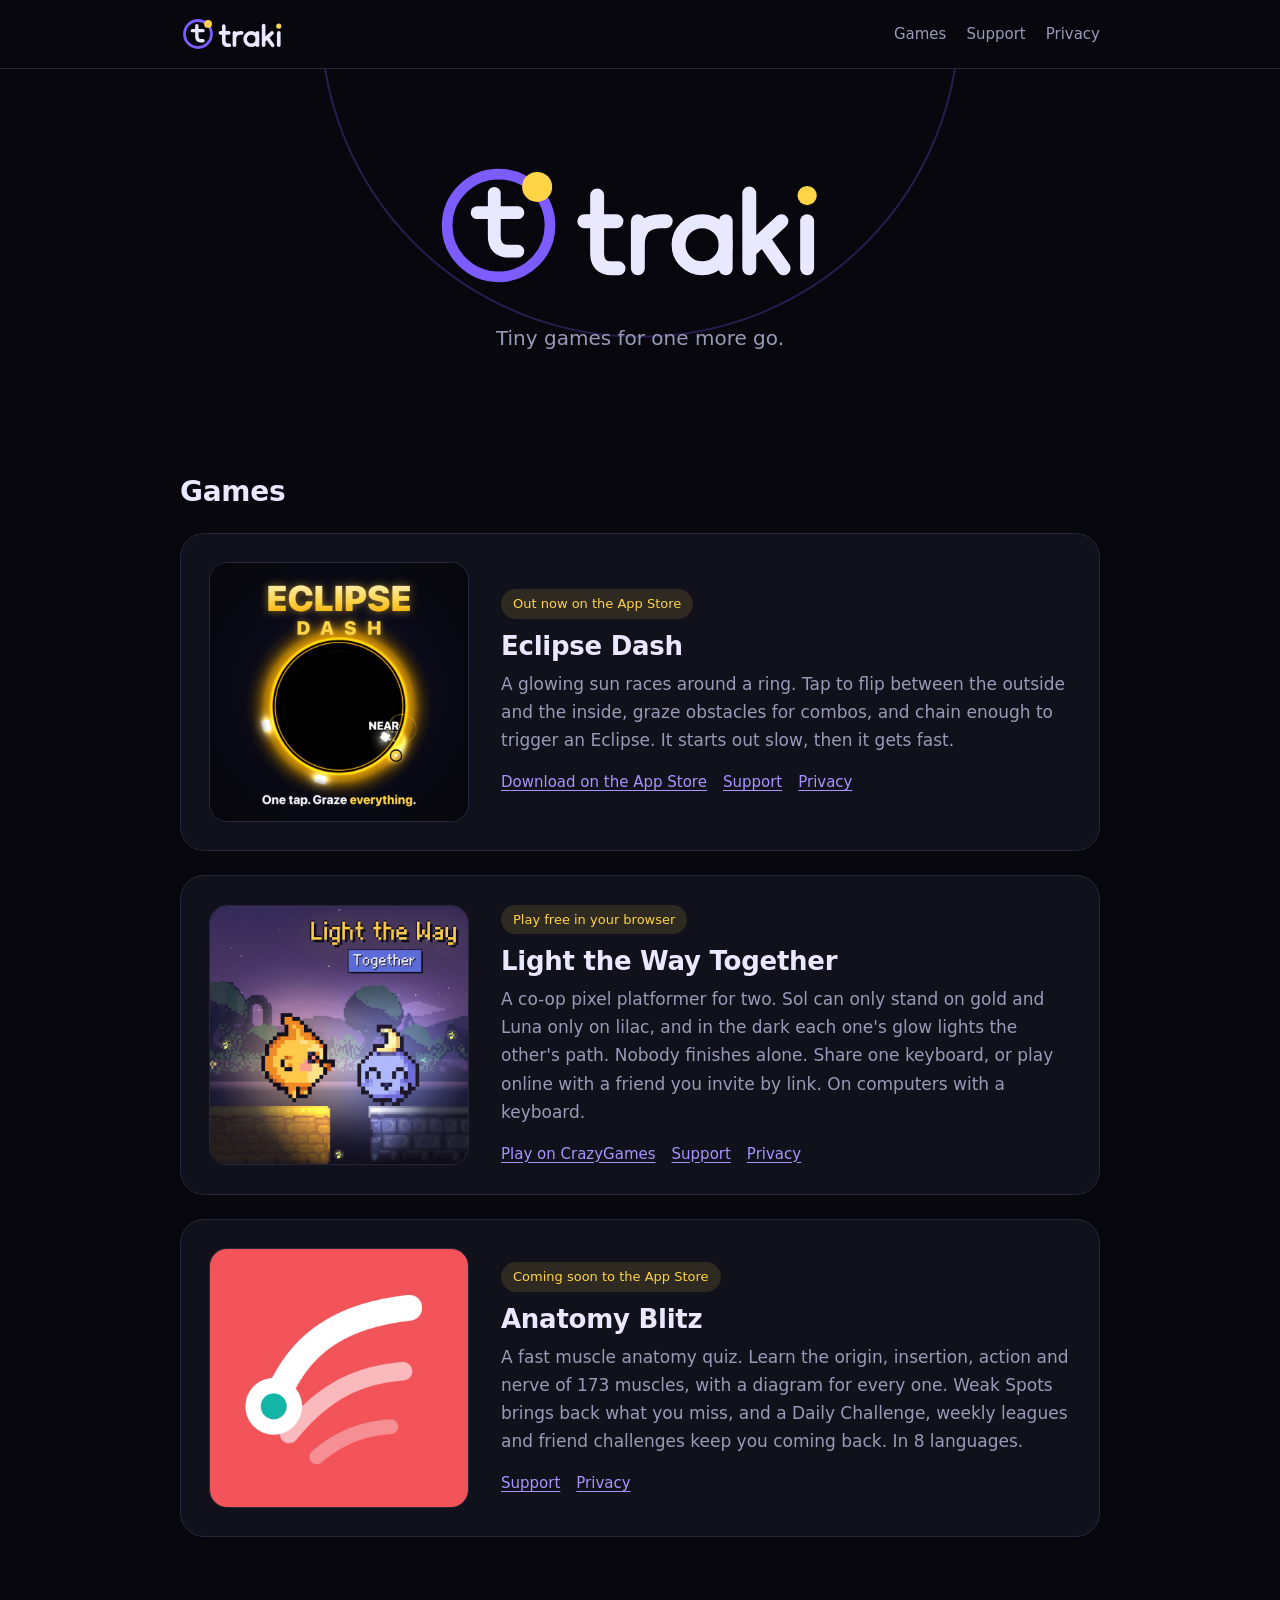
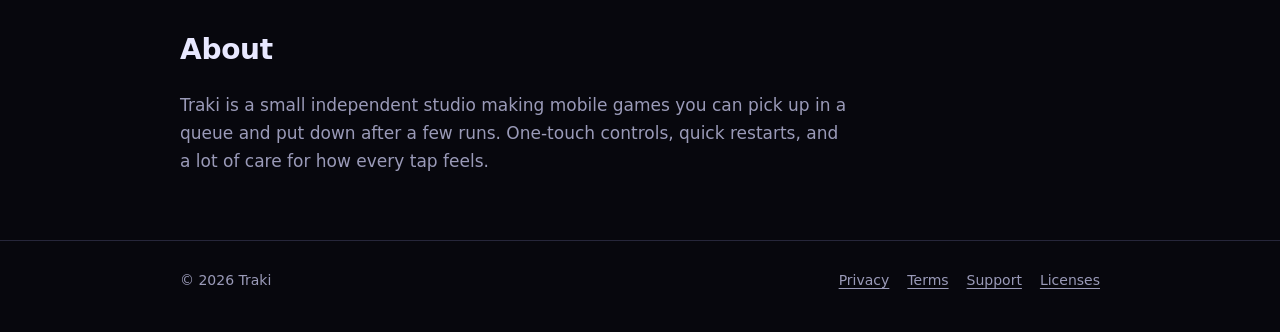
<file: index.html>
<!doctype html>
<html lang="en">
<head>
  <meta charset="utf-8">
  <meta name="viewport" content="width=device-width, initial-scale=1">
  <title>Traki — tiny games for one more go</title>
  <meta name="description" content="Traki is an independent mobile game studio making short, polished arcade games.">
  <meta property="og:title" content="Traki">
  <meta property="og:description" content="Tiny games for one more go.">
  <meta property="og:image" content="https://traki.studio/assets/og-image.png">
  <meta name="theme-color" content="#07070D">
  <link rel="icon" href="assets/favicon.svg" type="image/svg+xml">
  <link rel="apple-touch-icon" href="assets/apple-touch-icon.png">
  <link rel="stylesheet" href="assets/style.css">
</head>
<body>
  <header class="site-header">
    <div class="wrap">
      <a class="brand" href="./"><img src="assets/logo.svg" alt="Traki" width="113" height="36"></a>
      <nav class="nav">
        <a href="#games">Games</a>
        <a href="support.html">Support</a>
        <a href="privacy.html">Privacy</a>
      </nav>
    </div>
  </header>

  <main>
    <div class="hero">
      <div class="orbit" aria-hidden="true"></div>
      <div class="wrap">
        <img src="assets/logo.svg" alt="Traki" width="420" height="137">
        <p>Tiny games for one more go.</p>
      </div>
    </div>

    <section id="games">
      <div class="wrap">
        <h2>Games</h2>
        <article class="game">
          <img src="assets/eclipse-dash-art.jpg" alt="Eclipse Dash: a glowing eclipse ring with the tagline One tap. Graze everything." width="720" height="720" loading="lazy">
          <div>
            <span class="tag">Out now on the App Store</span>
            <h3>Eclipse Dash</h3>
            <p>A glowing sun races around a ring. Tap to flip between the outside and the inside, graze obstacles for combos, and chain enough to trigger an Eclipse. It starts out slow, then it gets fast.</p>
            <div class="links">
              <a href="https://apps.apple.com/us/app/eclipse-dash/id6826334167">Download on the App Store</a>
              <a href="support.html#eclipse-dash">Support</a>
              <a href="privacy.html#eclipse-dash">Privacy</a>
            </div>
          </div>
        </article>
        <article class="game">
          <img src="assets/light-the-way-art.jpg" alt="Light the Way Together: Sol, a little sun, and Luna, a little moon, face to face under the title." width="720" height="720" loading="lazy">
          <div>
            <span class="tag">Play free in your browser</span>
            <h3>Light the Way Together</h3>
            <p>A co-op pixel platformer for two. Sol can only stand on gold and Luna only on lilac, and in the dark each one's glow lights the other's path. Nobody finishes alone. Share one keyboard, or play online with a friend you invite by link. On computers with a keyboard.</p>
            <div class="links">
              <a href="https://www.crazygames.com/game/light-the-way">Play on CrazyGames</a>
              <a href="support.html#light-the-way-together">Support</a>
              <a href="privacy.html#light-the-way-together">Privacy</a>
            </div>
          </div>
        </article>
        <article class="game">
          <img src="assets/anatomy-blitz-art.jpg" alt="Anatomy Blitz app icon: a white muscle line ending in a teal attachment point on coral." width="720" height="720" loading="lazy">
          <div>
            <span class="tag">Coming soon to the App Store</span>
            <h3>Anatomy Blitz</h3>
            <p>A fast muscle anatomy quiz. Learn the origin, insertion, action and nerve of 173 muscles, with a diagram for every one. Weak Spots brings back what you miss, and a Daily Challenge, weekly leagues and friend challenges keep you coming back. In 8 languages.</p>
            <div class="links">
              <a href="support.html#anatomy-blitz">Support</a>
              <a href="privacy.html#anatomy-blitz">Privacy</a>
            </div>
          </div>
        </article>
      </div>
    </section>

    <section>
      <div class="wrap">
        <h2>About</h2>
        <p class="about">Traki is a small independent studio making mobile games you can pick up in a queue and put down after a few runs. One-touch controls, quick restarts, and a lot of care for how every tap feels.</p>
      </div>
    </section>
  </main>

  <footer class="site-footer">
    <div class="wrap">
      <span>© 2026 Traki</span>
      <nav>
        <a href="privacy.html">Privacy</a>
        <a href="terms.html">Terms</a>
        <a href="support.html">Support</a>
        <a href="licenses.html">Licenses</a>
      </nav>
    </div>
  </footer>
</body>
</html>
</file>
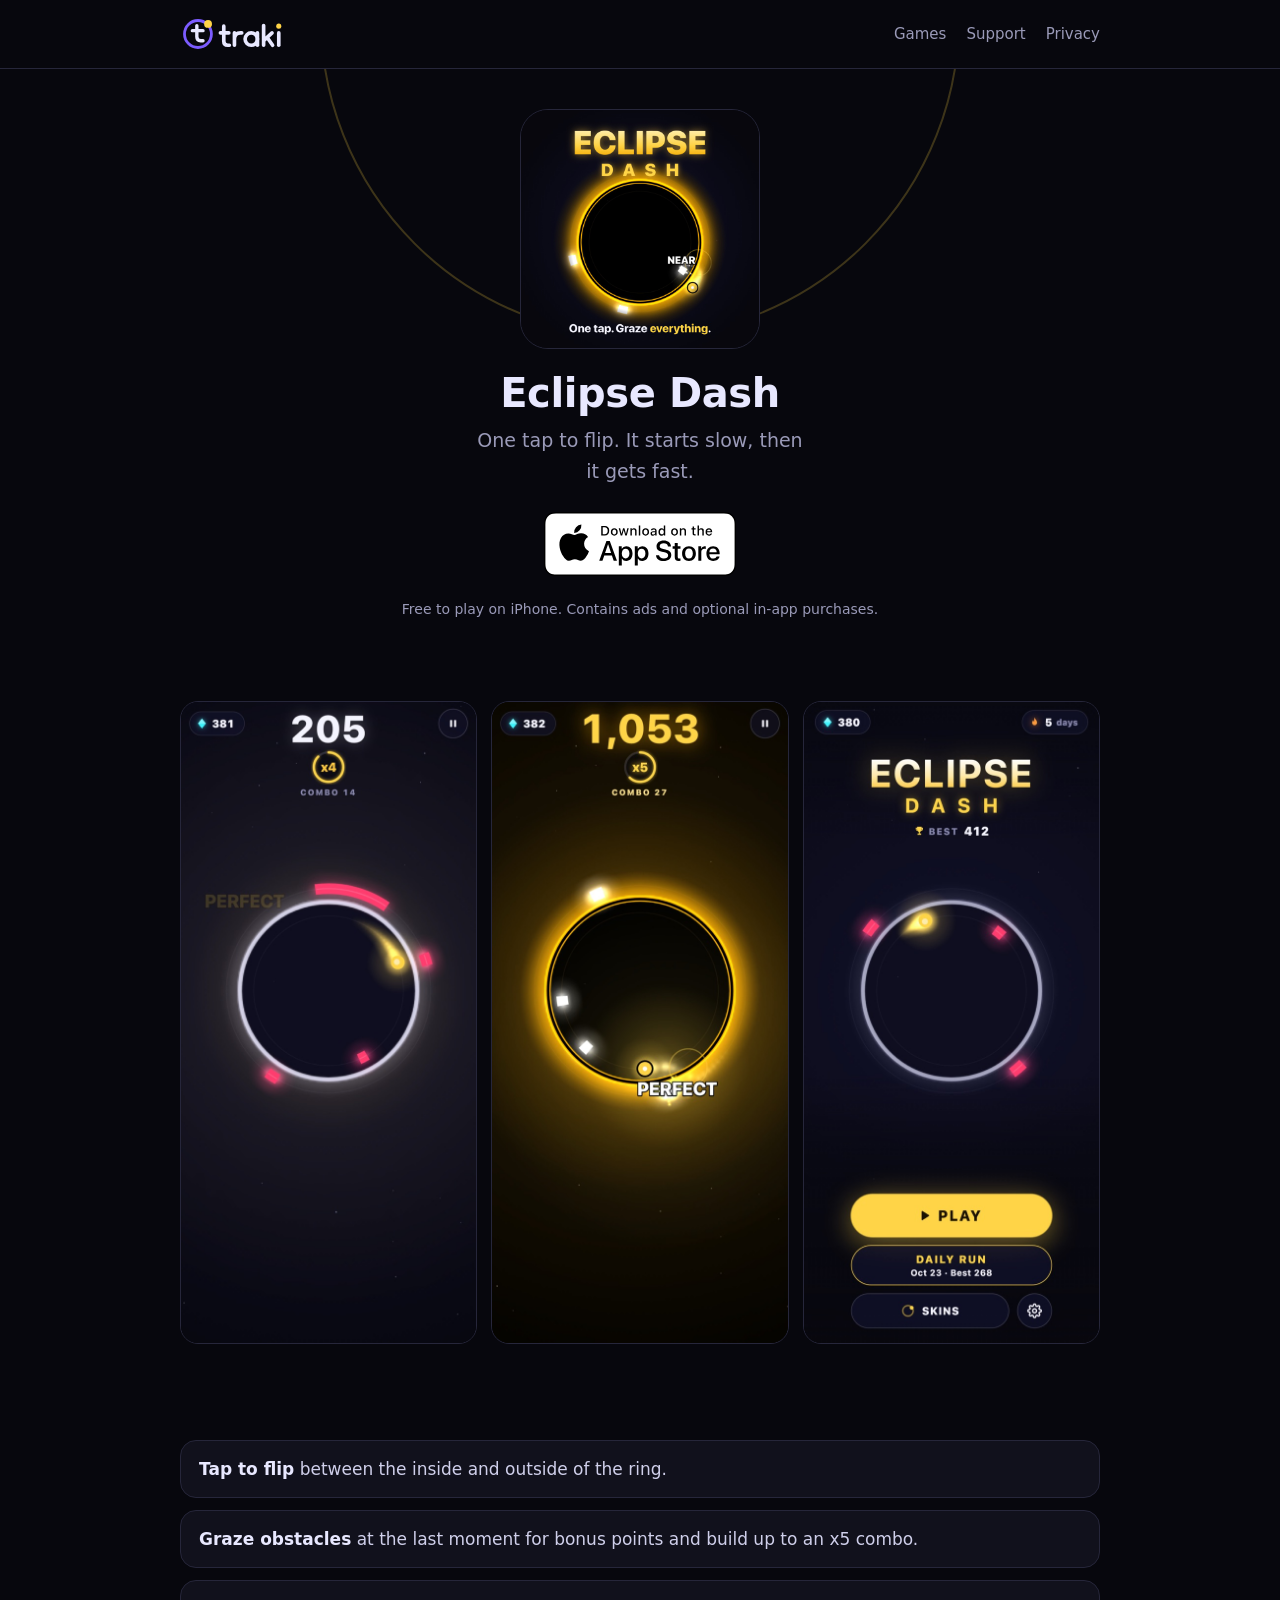
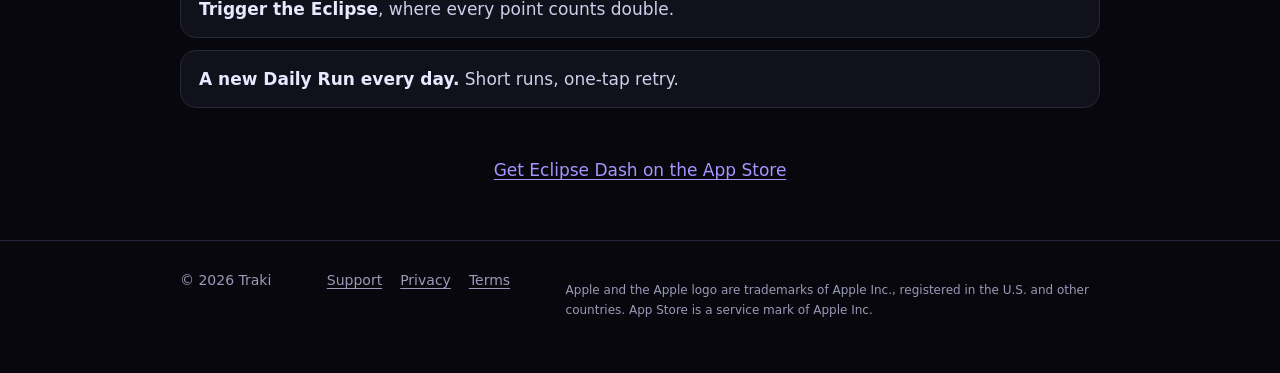
<file: eclipse-dash.html>
<!doctype html>
<html lang="en">
<head>
  <meta charset="utf-8">
  <meta name="viewport" content="width=device-width, initial-scale=1">
  <title>Eclipse Dash — one-tap arcade for iPhone</title>
  <meta name="description" content="One tap to flip. Graze obstacles, build an x5 combo and trigger the Eclipse. Free to play on iPhone, with ads and optional in-app purchases.">
  <meta property="og:title" content="Eclipse Dash">
  <meta property="og:description" content="One tap to flip. It starts slow, then it gets fast.">
  <meta property="og:image" content="https://traki.studio/assets/eclipse-dash-art.jpg">
  <meta name="theme-color" content="#07070D">
  <link rel="icon" href="assets/favicon.svg" type="image/svg+xml">
  <link rel="apple-touch-icon" href="assets/apple-touch-icon.png">
  <link rel="stylesheet" href="assets/style.css">
  <style>
    .ed-hero { position: relative; overflow: hidden; text-align: center; padding: 40px 0 32px; }
    .ed-hero .orbit { border-color: rgba(255, 212, 71, .22); }
    .ed-hero img.art { width: min(240px, 60vw); margin: 0 auto 20px; border-radius: 28px; border: 1px solid var(--line); position: relative; }
    .ed-hero h1 { font-size: 40px; margin: 0 0 8px; position: relative; }
    .ed-hero .lede { color: var(--muted); font-size: 19px; margin: 0 auto 24px; max-width: 28ch; position: relative; }
    .badge { display: inline-block; position: relative; }
    .badge img { height: 64px; width: auto; }
    .badge:focus-visible { outline: 3px solid var(--sun); outline-offset: 4px; border-radius: 12px; }
    .fine { color: var(--muted); font-size: 14px; margin: 14px 0 0; position: relative; }
    .shots { display: grid; grid-template-columns: repeat(3, 1fr); gap: 14px; }
    .shots img { border-radius: 18px; border: 1px solid var(--line); }
    .points { list-style: none; padding: 0; margin: 0; display: grid; gap: 12px; }
    .points li { background: var(--surface); border: 1px solid var(--line); border-radius: var(--radius); padding: 14px 18px; color: #CFCFEA; }
    .points b { color: var(--text); }
    .cta-end { text-align: center; padding-bottom: 56px; }
    .credit { font-size: 12px; color: var(--muted); max-width: 70ch; }
    @media (max-width: 640px) {
      .ed-hero { padding-top: 28px; }
      .ed-hero h1 { font-size: 32px; }
      .shots { grid-template-columns: repeat(3, 70%); overflow-x: auto; scroll-snap-type: x mandatory; padding-bottom: 6px; }
      .shots img { scroll-snap-align: center; }
    }
  </style>
</head>
<body>
  <header class="site-header">
    <div class="wrap">
      <a class="brand" href="./"><img src="assets/logo.svg" alt="Traki" width="113" height="36"></a>
      <nav class="nav">
        <a href="./#games">Games</a>
        <a href="support.html#eclipse-dash">Support</a>
        <a href="privacy.html#eclipse-dash">Privacy</a>
      </nav>
    </div>
  </header>

  <main>
    <div class="ed-hero">
      <div class="orbit" aria-hidden="true"></div>
      <div class="wrap">
        <img class="art" src="assets/eclipse-dash-art.jpg" alt="Eclipse Dash: a glowing eclipse ring" width="720" height="720">
        <h1>Eclipse Dash</h1>
        <p class="lede">One tap to flip. It starts slow, then it gets fast.</p>
        <a class="badge" href="https://apps.apple.com/us/app/eclipse-dash/id6826334167"><img src="assets/app-store-badge.svg" alt="Download on the App Store" width="192" height="64"></a>
        <p class="fine">Free to play on iPhone. Contains ads and optional in-app purchases.</p>
      </div>
    </div>

    <section>
      <div class="wrap">
        <div class="shots">
          <img src="assets/ed-2-combo.jpg" alt="Grazing obstacles to build a combo" width="600" height="1303" loading="lazy">
          <img src="assets/ed-3-eclipse.jpg" alt="The Eclipse: every point counts double" width="600" height="1303" loading="lazy">
          <img src="assets/ed-1-title.jpg" alt="Eclipse Dash title screen" width="600" height="1303" loading="lazy">
        </div>
      </div>
    </section>

    <section>
      <div class="wrap">
        <ul class="points">
          <li><b>Tap to flip</b> between the inside and outside of the ring.</li>
          <li><b>Graze obstacles</b> at the last moment for bonus points and build up to an x5 combo.</li>
          <li><b>Trigger the Eclipse</b>, where every point counts double.</li>
          <li><b>A new Daily Run every day.</b> Short runs, one-tap retry.</li>
        </ul>
      </div>
    </section>

    <div class="cta-end">
      <div class="wrap">
        <a href="https://apps.apple.com/us/app/eclipse-dash/id6826334167">Get Eclipse Dash on the App Store</a>
      </div>
    </div>
  </main>

  <footer class="site-footer">
    <div class="wrap">
      <span>© 2026 Traki</span>
      <nav>
        <a href="support.html">Support</a>
        <a href="privacy.html">Privacy</a>
        <a href="terms.html">Terms</a>
      </nav>
      <p class="credit">Apple and the Apple logo are trademarks of Apple Inc., registered in the U.S. and other countries. App Store is a service mark of Apple Inc.</p>
    </div>
  </footer>
</body>
</html>
</file>
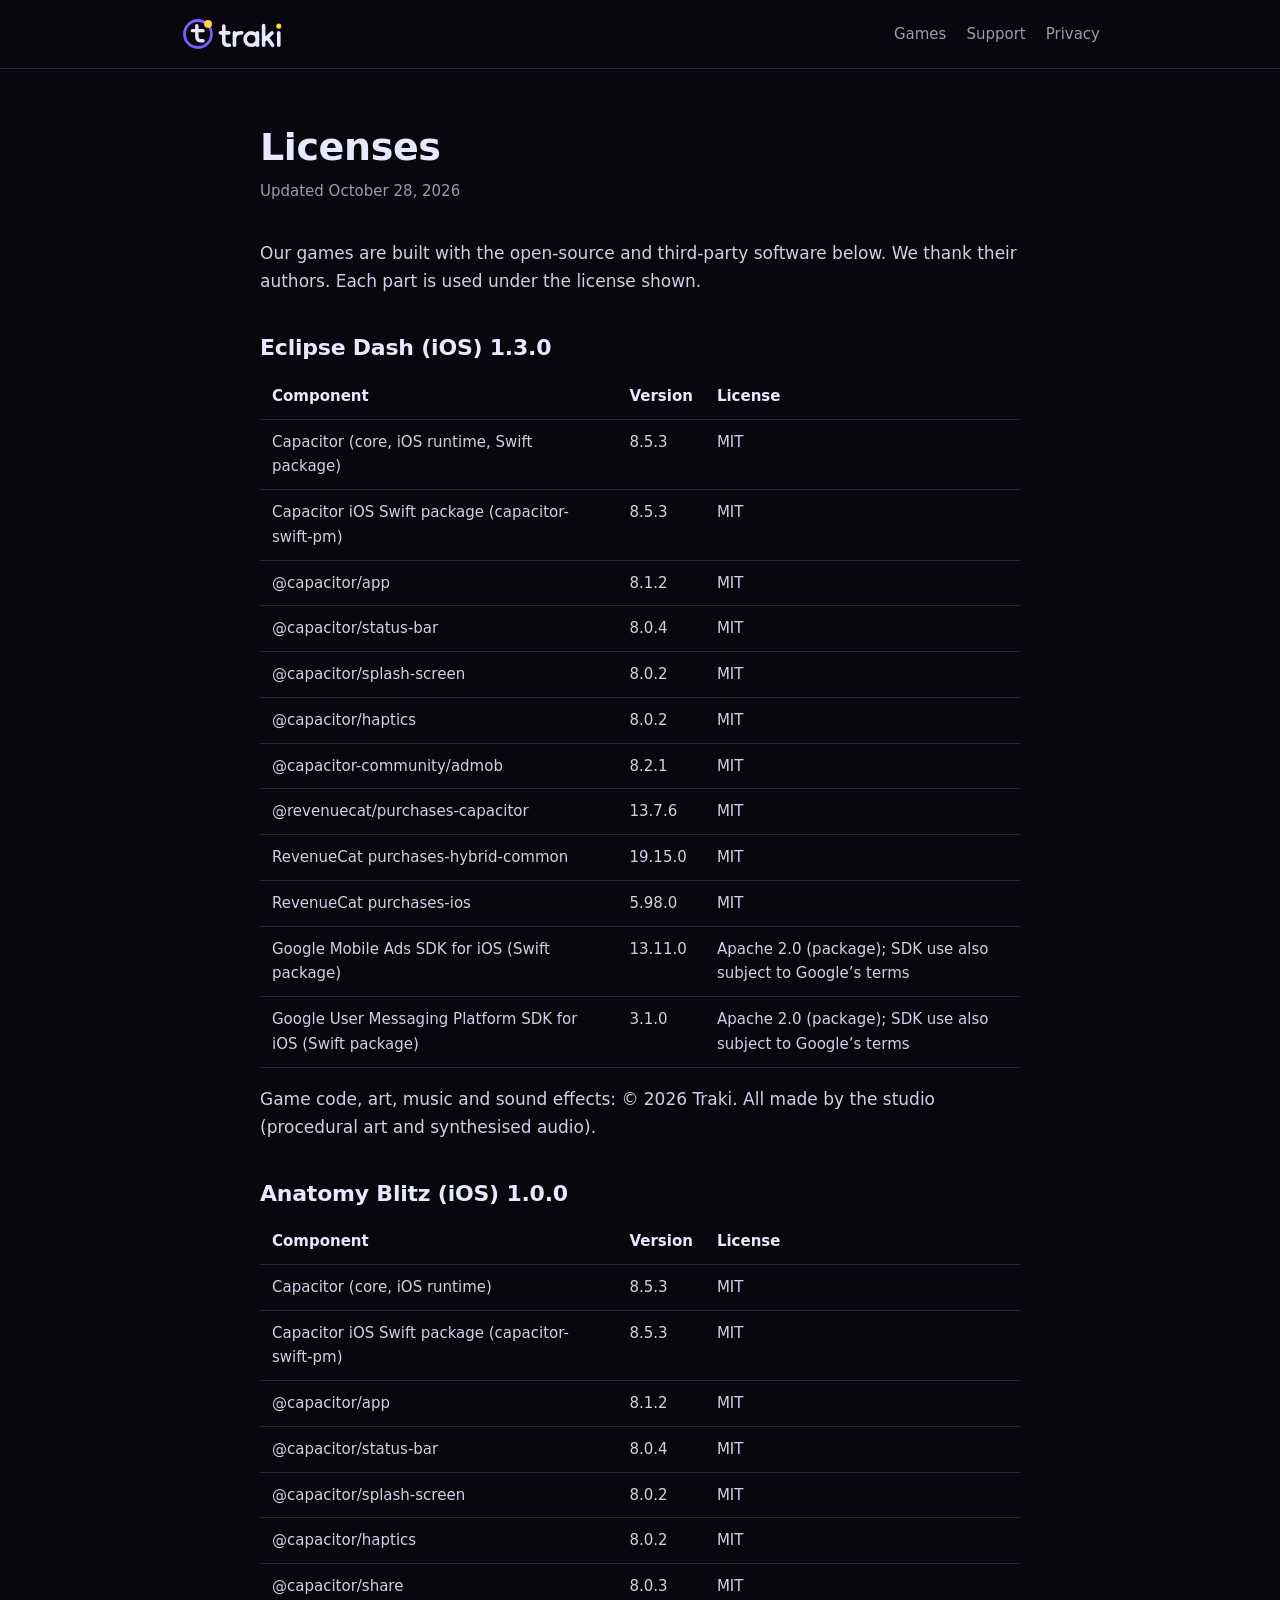
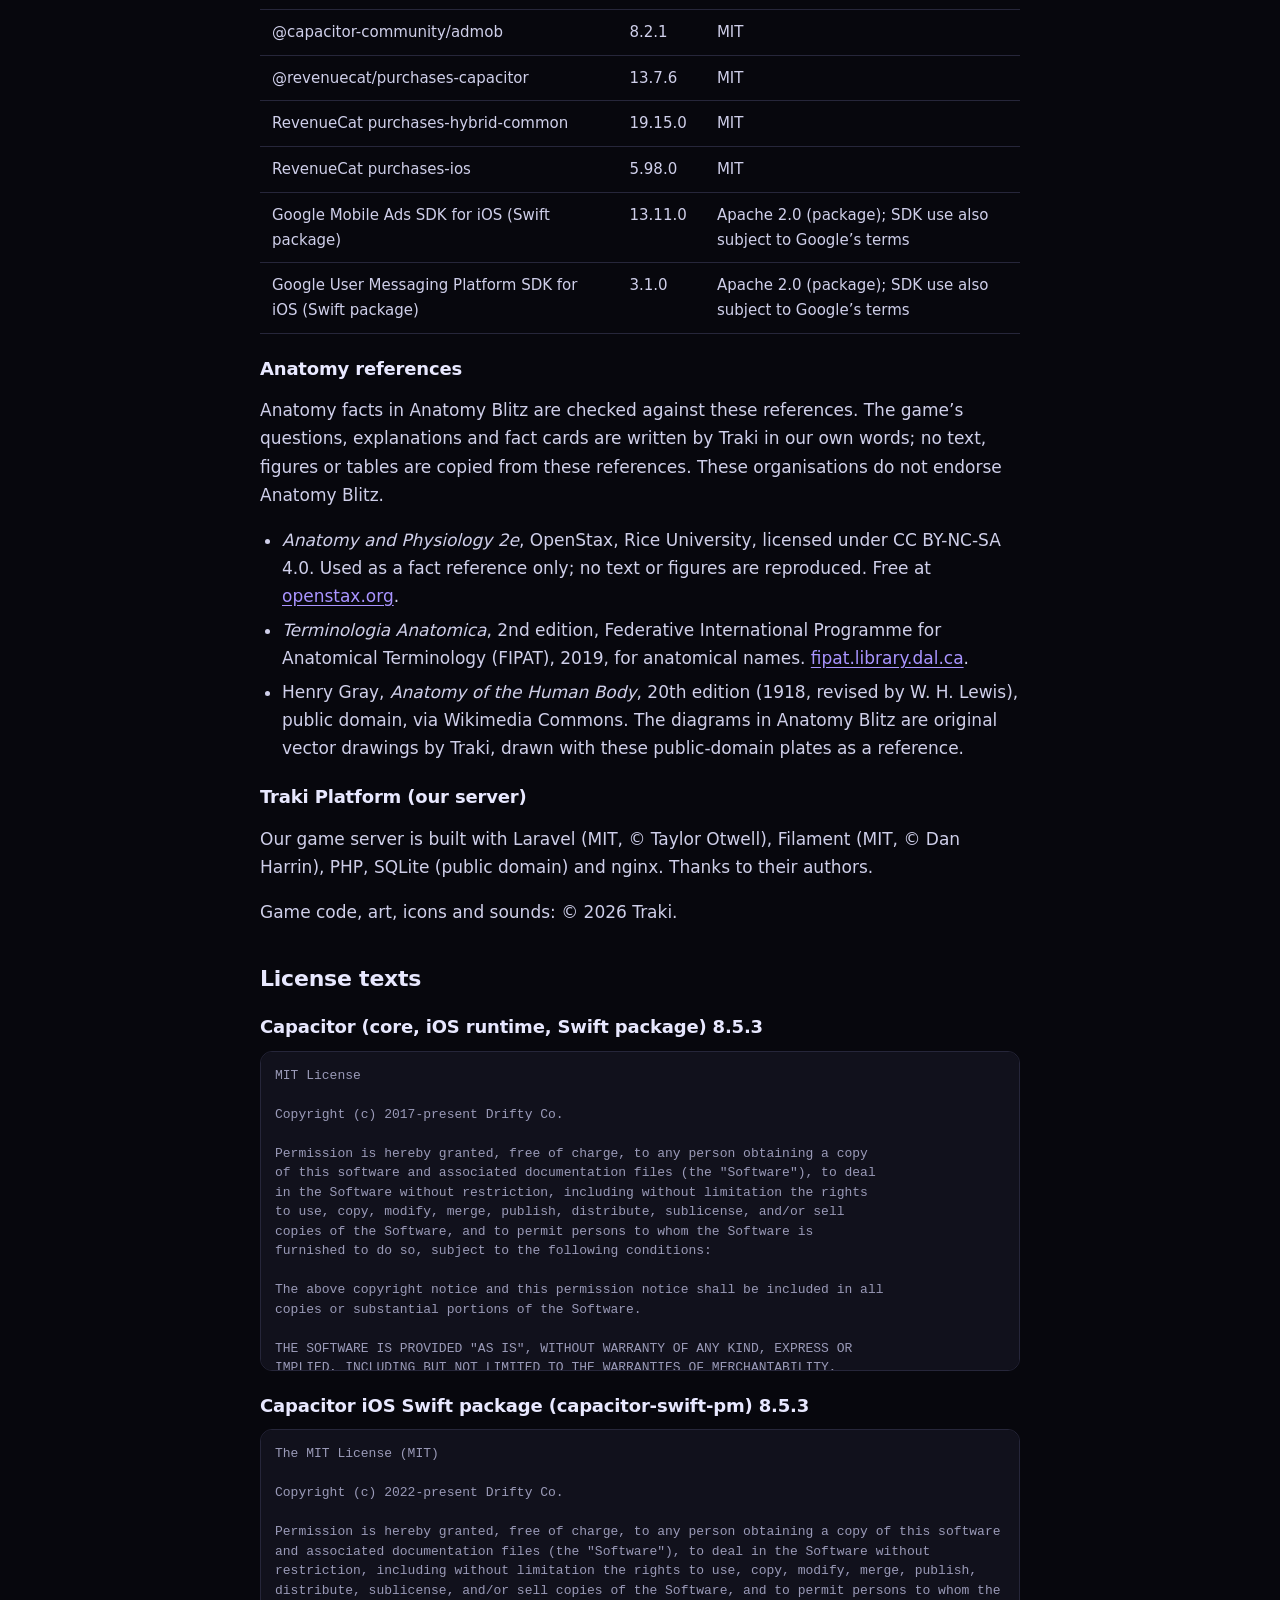
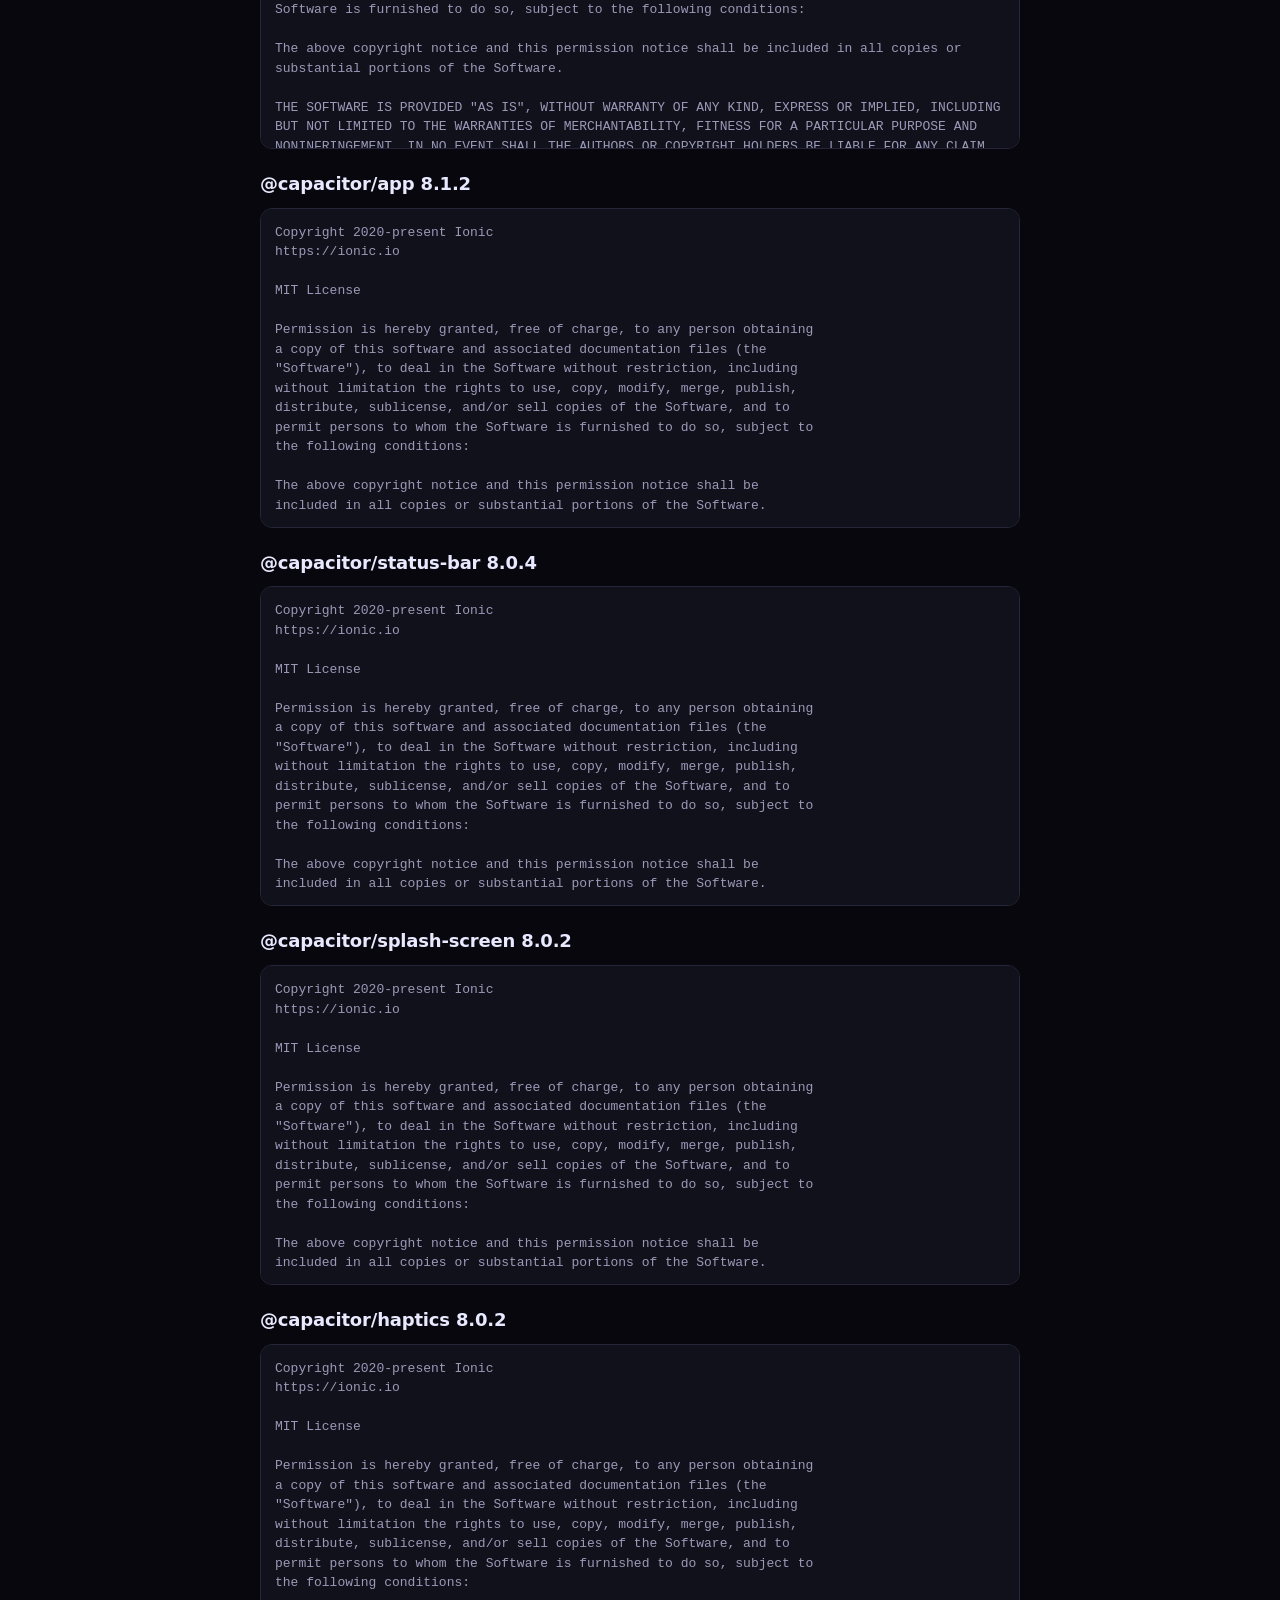
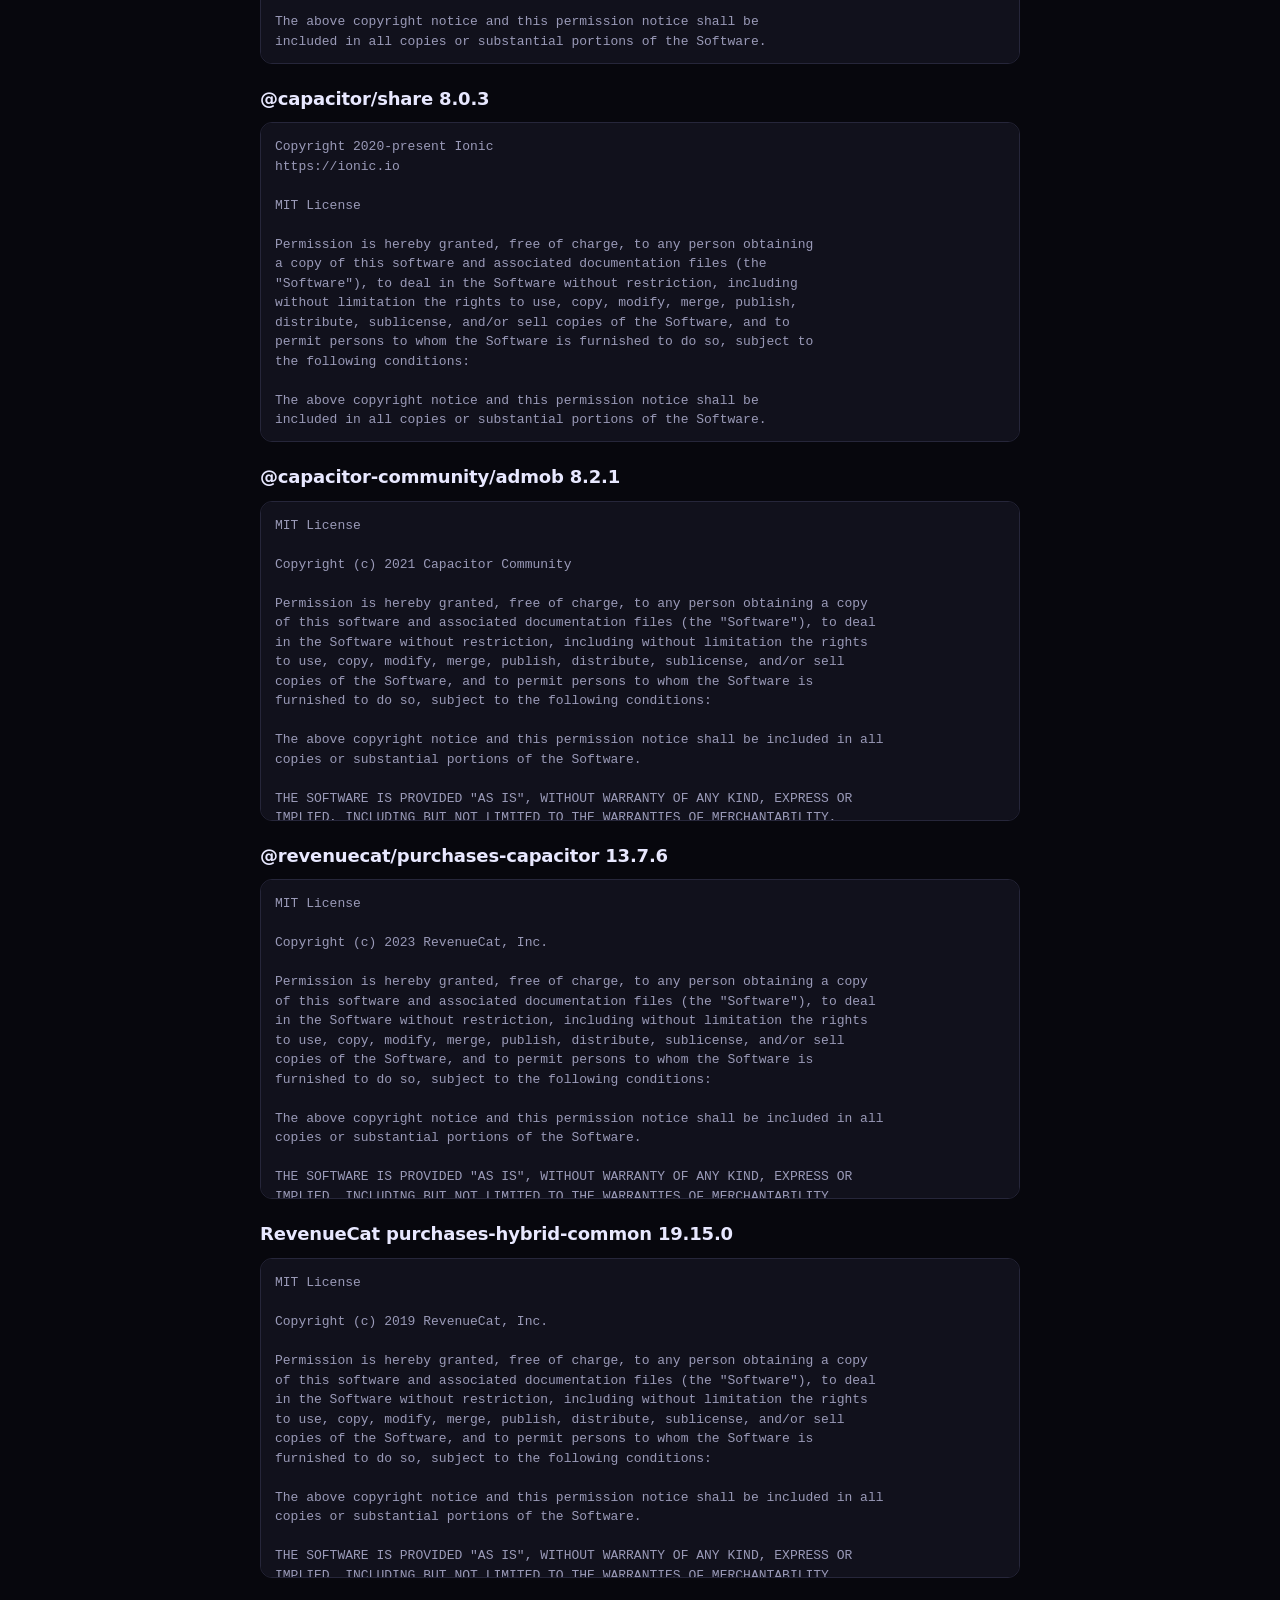
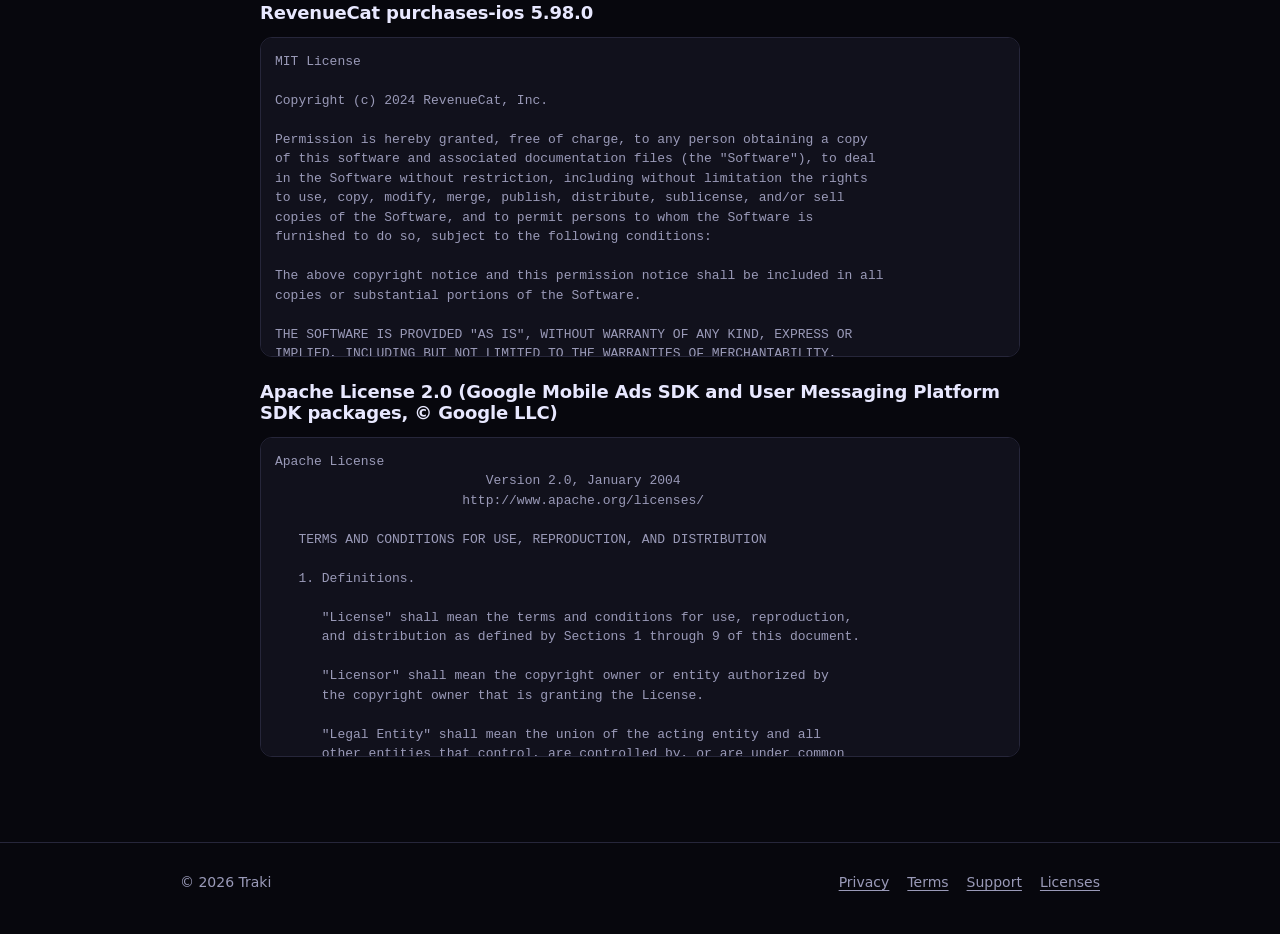
<file: licenses.html>
<!doctype html>
<html lang="en">
<head>
  <meta charset="utf-8">
  <meta name="viewport" content="width=device-width, initial-scale=1">
  <title>Licenses — Traki</title>
  <meta name="description" content="Open-source licenses and third-party notices for Traki games.">
  <meta name="theme-color" content="#07070D">
  <link rel="icon" href="assets/favicon.svg" type="image/svg+xml">
  <link rel="apple-touch-icon" href="assets/apple-touch-icon.png">
  <link rel="stylesheet" href="assets/style.css">
</head>
<body>
  <header class="site-header">
    <div class="wrap">
      <a class="brand" href="./"><img src="assets/logo.svg" alt="Traki" width="113" height="36"></a>
      <nav class="nav">
        <a href="./#games">Games</a>
        <a href="support.html">Support</a>
        <a href="privacy.html">Privacy</a>
      </nav>
    </div>
  </header>

  <main class="wrap doc">
    <h1>Licenses</h1>
    <p class="meta">Updated October 28, 2026</p>
    <p>Our games are built with the open-source and third-party software below. We thank their authors. Each part is used under the license shown.</p>

    <h2 id="eclipse-dash">Eclipse Dash (iOS) 1.3.0</h2>
    <div class="table-wrap">
      <table>
        <tr><th>Component</th><th>Version</th><th>License</th></tr>
        <tr><td>Capacitor (core, iOS runtime, Swift package)</td><td>8.5.3</td><td>MIT</td></tr><tr><td>Capacitor iOS Swift package (capacitor-swift-pm)</td><td>8.5.3</td><td>MIT</td></tr><tr><td>@capacitor/app</td><td>8.1.2</td><td>MIT</td></tr><tr><td>@capacitor/status-bar</td><td>8.0.4</td><td>MIT</td></tr><tr><td>@capacitor/splash-screen</td><td>8.0.2</td><td>MIT</td></tr><tr><td>@capacitor/haptics</td><td>8.0.2</td><td>MIT</td></tr><tr><td>@capacitor-community/admob</td><td>8.2.1</td><td>MIT</td></tr><tr><td>@revenuecat/purchases-capacitor</td><td>13.7.6</td><td>MIT</td></tr><tr><td>RevenueCat purchases-hybrid-common</td><td>19.15.0</td><td>MIT</td></tr><tr><td>RevenueCat purchases-ios</td><td>5.98.0</td><td>MIT</td></tr><tr><td>Google Mobile Ads SDK for iOS (Swift package)</td><td>13.11.0</td><td>Apache 2.0 (package); SDK use also subject to Google’s terms</td></tr><tr><td>Google User Messaging Platform SDK for iOS (Swift package)</td><td>3.1.0</td><td>Apache 2.0 (package); SDK use also subject to Google’s terms</td></tr>
      </table>
    </div>
    <p>Game code, art, music and sound effects: © 2026 Traki. All made by the studio (procedural art and synthesised audio).</p>

    <h2 id="anatomy-blitz">Anatomy Blitz (iOS) 1.0.0</h2>
    <div class="table-wrap">
      <table>
        <tr><th>Component</th><th>Version</th><th>License</th></tr>
        <tr><td>Capacitor (core, iOS runtime)</td><td>8.5.3</td><td>MIT</td></tr><tr><td>Capacitor iOS Swift package (capacitor-swift-pm)</td><td>8.5.3</td><td>MIT</td></tr><tr><td>@capacitor/app</td><td>8.1.2</td><td>MIT</td></tr><tr><td>@capacitor/status-bar</td><td>8.0.4</td><td>MIT</td></tr><tr><td>@capacitor/splash-screen</td><td>8.0.2</td><td>MIT</td></tr><tr><td>@capacitor/haptics</td><td>8.0.2</td><td>MIT</td></tr><tr><td>@capacitor/share</td><td>8.0.3</td><td>MIT</td></tr><tr><td>@capacitor-community/admob</td><td>8.2.1</td><td>MIT</td></tr><tr><td>@revenuecat/purchases-capacitor</td><td>13.7.6</td><td>MIT</td></tr><tr><td>RevenueCat purchases-hybrid-common</td><td>19.15.0</td><td>MIT</td></tr><tr><td>RevenueCat purchases-ios</td><td>5.98.0</td><td>MIT</td></tr><tr><td>Google Mobile Ads SDK for iOS (Swift package)</td><td>13.11.0</td><td>Apache 2.0 (package); SDK use also subject to Google’s terms</td></tr><tr><td>Google User Messaging Platform SDK for iOS (Swift package)</td><td>3.1.0</td><td>Apache 2.0 (package); SDK use also subject to Google’s terms</td></tr>
      </table>
    </div>
    <h3>Anatomy references</h3>
    <p>Anatomy facts in Anatomy Blitz are checked against these references. The game’s questions, explanations and fact cards are written by Traki in our own words; no text, figures or tables are copied from these references. These organisations do not endorse Anatomy Blitz.</p>
    <ul>
      <li><em>Anatomy and Physiology 2e</em>, OpenStax, Rice University, licensed under CC BY-NC-SA 4.0. Used as a fact reference only; no text or figures are reproduced. Free at <a href="https://openstax.org/details/books/anatomy-and-physiology-2e">openstax.org</a>.</li>
      <li><em>Terminologia Anatomica</em>, 2nd edition, Federative International Programme for Anatomical Terminology (FIPAT), 2019, for anatomical names. <a href="https://fipat.library.dal.ca/TA2">fipat.library.dal.ca</a>.</li>
      <li>Henry Gray, <em>Anatomy of the Human Body</em>, 20th edition (1918, revised by W. H. Lewis), public domain, via Wikimedia Commons. The diagrams in Anatomy Blitz are original vector drawings by Traki, drawn with these public-domain plates as a reference.</li>
    </ul>
    <h3>Traki Platform (our server)</h3>
    <p>Our game server is built with Laravel (MIT, © Taylor Otwell), Filament (MIT, © Dan Harrin), PHP, SQLite (public domain) and nginx. Thanks to their authors.</p>
    <p>Game code, art, icons and sounds: © 2026 Traki.</p>

    <h2>License texts</h2>
    <h3>Capacitor (core, iOS runtime, Swift package) 8.5.3</h3><pre class="license">MIT License

Copyright (c) 2017-present Drifty Co.

Permission is hereby granted, free of charge, to any person obtaining a copy
of this software and associated documentation files (the &quot;Software&quot;), to deal
in the Software without restriction, including without limitation the rights
to use, copy, modify, merge, publish, distribute, sublicense, and/or sell
copies of the Software, and to permit persons to whom the Software is
furnished to do so, subject to the following conditions:

The above copyright notice and this permission notice shall be included in all
copies or substantial portions of the Software.

THE SOFTWARE IS PROVIDED &quot;AS IS&quot;, WITHOUT WARRANTY OF ANY KIND, EXPRESS OR
IMPLIED, INCLUDING BUT NOT LIMITED TO THE WARRANTIES OF MERCHANTABILITY,
FITNESS FOR A PARTICULAR PURPOSE AND NONINFRINGEMENT. IN NO EVENT SHALL THE
AUTHORS OR COPYRIGHT HOLDERS BE LIABLE FOR ANY CLAIM, DAMAGES OR OTHER
LIABILITY, WHETHER IN AN ACTION OF CONTRACT, TORT OR OTHERWISE, ARISING FROM,
OUT OF OR IN CONNECTION WITH THE SOFTWARE OR THE USE OR OTHER DEALINGS IN THE
SOFTWARE.</pre><h3>Capacitor iOS Swift package (capacitor-swift-pm) 8.5.3</h3><pre class="license">The MIT License (MIT)

Copyright (c) 2022-present Drifty Co.

Permission is hereby granted, free of charge, to any person obtaining a copy of this software and associated documentation files (the &quot;Software&quot;), to deal in the Software without restriction, including without limitation the rights to use, copy, modify, merge, publish, distribute, sublicense, and/or sell copies of the Software, and to permit persons to whom the Software is furnished to do so, subject to the following conditions:

The above copyright notice and this permission notice shall be included in all copies or substantial portions of the Software.

THE SOFTWARE IS PROVIDED &quot;AS IS&quot;, WITHOUT WARRANTY OF ANY KIND, EXPRESS OR IMPLIED, INCLUDING BUT NOT LIMITED TO THE WARRANTIES OF MERCHANTABILITY, FITNESS FOR A PARTICULAR PURPOSE AND NONINFRINGEMENT. IN NO EVENT SHALL THE AUTHORS OR COPYRIGHT HOLDERS BE LIABLE FOR ANY CLAIM, DAMAGES OR OTHER LIABILITY, WHETHER IN AN ACTION OF CONTRACT, TORT OR OTHERWISE, ARISING FROM, OUT OF OR IN CONNECTION WITH THE SOFTWARE OR THE USE OR OTHER DEALINGS IN THE SOFTWARE.

Third-party components, software, and/or libraries (collectively, &quot;components&quot;) are included under the licenses specified by their authors. For information about these third-party licenses, refer to the separate legal notices governing such components at NOTICE file at the top level of the package.</pre><h3>@capacitor/app 8.1.2</h3><pre class="license">Copyright 2020-present Ionic
https://ionic.io

MIT License

Permission is hereby granted, free of charge, to any person obtaining
a copy of this software and associated documentation files (the
&quot;Software&quot;), to deal in the Software without restriction, including
without limitation the rights to use, copy, modify, merge, publish,
distribute, sublicense, and/or sell copies of the Software, and to
permit persons to whom the Software is furnished to do so, subject to
the following conditions:

The above copyright notice and this permission notice shall be
included in all copies or substantial portions of the Software.

THE SOFTWARE IS PROVIDED &quot;AS IS&quot;, WITHOUT WARRANTY OF ANY KIND,
EXPRESS OR IMPLIED, INCLUDING BUT NOT LIMITED TO THE WARRANTIES OF
MERCHANTABILITY, FITNESS FOR A PARTICULAR PURPOSE AND
NONINFRINGEMENT. IN NO EVENT SHALL THE AUTHORS OR COPYRIGHT HOLDERS BE
LIABLE FOR ANY CLAIM, DAMAGES OR OTHER LIABILITY, WHETHER IN AN ACTION
OF CONTRACT, TORT OR OTHERWISE, ARISING FROM, OUT OF OR IN CONNECTION
WITH THE SOFTWARE OR THE USE OR OTHER DEALINGS IN THE SOFTWARE.</pre><h3>@capacitor/status-bar 8.0.4</h3><pre class="license">Copyright 2020-present Ionic
https://ionic.io

MIT License

Permission is hereby granted, free of charge, to any person obtaining
a copy of this software and associated documentation files (the
&quot;Software&quot;), to deal in the Software without restriction, including
without limitation the rights to use, copy, modify, merge, publish,
distribute, sublicense, and/or sell copies of the Software, and to
permit persons to whom the Software is furnished to do so, subject to
the following conditions:

The above copyright notice and this permission notice shall be
included in all copies or substantial portions of the Software.

THE SOFTWARE IS PROVIDED &quot;AS IS&quot;, WITHOUT WARRANTY OF ANY KIND,
EXPRESS OR IMPLIED, INCLUDING BUT NOT LIMITED TO THE WARRANTIES OF
MERCHANTABILITY, FITNESS FOR A PARTICULAR PURPOSE AND
NONINFRINGEMENT. IN NO EVENT SHALL THE AUTHORS OR COPYRIGHT HOLDERS BE
LIABLE FOR ANY CLAIM, DAMAGES OR OTHER LIABILITY, WHETHER IN AN ACTION
OF CONTRACT, TORT OR OTHERWISE, ARISING FROM, OUT OF OR IN CONNECTION
WITH THE SOFTWARE OR THE USE OR OTHER DEALINGS IN THE SOFTWARE.</pre><h3>@capacitor/splash-screen 8.0.2</h3><pre class="license">Copyright 2020-present Ionic
https://ionic.io

MIT License

Permission is hereby granted, free of charge, to any person obtaining
a copy of this software and associated documentation files (the
&quot;Software&quot;), to deal in the Software without restriction, including
without limitation the rights to use, copy, modify, merge, publish,
distribute, sublicense, and/or sell copies of the Software, and to
permit persons to whom the Software is furnished to do so, subject to
the following conditions:

The above copyright notice and this permission notice shall be
included in all copies or substantial portions of the Software.

THE SOFTWARE IS PROVIDED &quot;AS IS&quot;, WITHOUT WARRANTY OF ANY KIND,
EXPRESS OR IMPLIED, INCLUDING BUT NOT LIMITED TO THE WARRANTIES OF
MERCHANTABILITY, FITNESS FOR A PARTICULAR PURPOSE AND
NONINFRINGEMENT. IN NO EVENT SHALL THE AUTHORS OR COPYRIGHT HOLDERS BE
LIABLE FOR ANY CLAIM, DAMAGES OR OTHER LIABILITY, WHETHER IN AN ACTION
OF CONTRACT, TORT OR OTHERWISE, ARISING FROM, OUT OF OR IN CONNECTION
WITH THE SOFTWARE OR THE USE OR OTHER DEALINGS IN THE SOFTWARE.</pre><h3>@capacitor/haptics 8.0.2</h3><pre class="license">Copyright 2020-present Ionic
https://ionic.io

MIT License

Permission is hereby granted, free of charge, to any person obtaining
a copy of this software and associated documentation files (the
&quot;Software&quot;), to deal in the Software without restriction, including
without limitation the rights to use, copy, modify, merge, publish,
distribute, sublicense, and/or sell copies of the Software, and to
permit persons to whom the Software is furnished to do so, subject to
the following conditions:

The above copyright notice and this permission notice shall be
included in all copies or substantial portions of the Software.

THE SOFTWARE IS PROVIDED &quot;AS IS&quot;, WITHOUT WARRANTY OF ANY KIND,
EXPRESS OR IMPLIED, INCLUDING BUT NOT LIMITED TO THE WARRANTIES OF
MERCHANTABILITY, FITNESS FOR A PARTICULAR PURPOSE AND
NONINFRINGEMENT. IN NO EVENT SHALL THE AUTHORS OR COPYRIGHT HOLDERS BE
LIABLE FOR ANY CLAIM, DAMAGES OR OTHER LIABILITY, WHETHER IN AN ACTION
OF CONTRACT, TORT OR OTHERWISE, ARISING FROM, OUT OF OR IN CONNECTION
WITH THE SOFTWARE OR THE USE OR OTHER DEALINGS IN THE SOFTWARE.</pre><h3>@capacitor/share 8.0.3</h3><pre class="license">Copyright 2020-present Ionic
https://ionic.io

MIT License

Permission is hereby granted, free of charge, to any person obtaining
a copy of this software and associated documentation files (the
&quot;Software&quot;), to deal in the Software without restriction, including
without limitation the rights to use, copy, modify, merge, publish,
distribute, sublicense, and/or sell copies of the Software, and to
permit persons to whom the Software is furnished to do so, subject to
the following conditions:

The above copyright notice and this permission notice shall be
included in all copies or substantial portions of the Software.

THE SOFTWARE IS PROVIDED &quot;AS IS&quot;, WITHOUT WARRANTY OF ANY KIND,
EXPRESS OR IMPLIED, INCLUDING BUT NOT LIMITED TO THE WARRANTIES OF
MERCHANTABILITY, FITNESS FOR A PARTICULAR PURPOSE AND
NONINFRINGEMENT. IN NO EVENT SHALL THE AUTHORS OR COPYRIGHT HOLDERS BE
LIABLE FOR ANY CLAIM, DAMAGES OR OTHER LIABILITY, WHETHER IN AN ACTION
OF CONTRACT, TORT OR OTHERWISE, ARISING FROM, OUT OF OR IN CONNECTION
WITH THE SOFTWARE OR THE USE OR OTHER DEALINGS IN THE SOFTWARE.</pre><h3>@capacitor-community/admob 8.2.1</h3><pre class="license">MIT License

Copyright (c) 2021 Capacitor Community

Permission is hereby granted, free of charge, to any person obtaining a copy
of this software and associated documentation files (the &quot;Software&quot;), to deal
in the Software without restriction, including without limitation the rights
to use, copy, modify, merge, publish, distribute, sublicense, and/or sell
copies of the Software, and to permit persons to whom the Software is
furnished to do so, subject to the following conditions:

The above copyright notice and this permission notice shall be included in all
copies or substantial portions of the Software.

THE SOFTWARE IS PROVIDED &quot;AS IS&quot;, WITHOUT WARRANTY OF ANY KIND, EXPRESS OR
IMPLIED, INCLUDING BUT NOT LIMITED TO THE WARRANTIES OF MERCHANTABILITY,
FITNESS FOR A PARTICULAR PURPOSE AND NONINFRINGEMENT. IN NO EVENT SHALL THE
AUTHORS OR COPYRIGHT HOLDERS BE LIABLE FOR ANY CLAIM, DAMAGES OR OTHER
LIABILITY, WHETHER IN AN ACTION OF CONTRACT, TORT OR OTHERWISE, ARISING FROM,
OUT OF OR IN CONNECTION WITH THE SOFTWARE OR THE USE OR OTHER DEALINGS IN THE
SOFTWARE.</pre><h3>@revenuecat/purchases-capacitor 13.7.6</h3><pre class="license">MIT License

Copyright (c) 2023 RevenueCat, Inc.

Permission is hereby granted, free of charge, to any person obtaining a copy
of this software and associated documentation files (the &quot;Software&quot;), to deal
in the Software without restriction, including without limitation the rights
to use, copy, modify, merge, publish, distribute, sublicense, and/or sell
copies of the Software, and to permit persons to whom the Software is
furnished to do so, subject to the following conditions:

The above copyright notice and this permission notice shall be included in all
copies or substantial portions of the Software.

THE SOFTWARE IS PROVIDED &quot;AS IS&quot;, WITHOUT WARRANTY OF ANY KIND, EXPRESS OR
IMPLIED, INCLUDING BUT NOT LIMITED TO THE WARRANTIES OF MERCHANTABILITY,
FITNESS FOR A PARTICULAR PURPOSE AND NONINFRINGEMENT. IN NO EVENT SHALL THE
AUTHORS OR COPYRIGHT HOLDERS BE LIABLE FOR ANY CLAIM, DAMAGES OR OTHER
LIABILITY, WHETHER IN AN ACTION OF CONTRACT, TORT OR OTHERWISE, ARISING FROM,
OUT OF OR IN CONNECTION WITH THE SOFTWARE OR THE USE OR OTHER DEALINGS IN THE
SOFTWARE.</pre><h3>RevenueCat purchases-hybrid-common 19.15.0</h3><pre class="license">MIT License

Copyright (c) 2019 RevenueCat, Inc.

Permission is hereby granted, free of charge, to any person obtaining a copy
of this software and associated documentation files (the &quot;Software&quot;), to deal
in the Software without restriction, including without limitation the rights
to use, copy, modify, merge, publish, distribute, sublicense, and/or sell
copies of the Software, and to permit persons to whom the Software is
furnished to do so, subject to the following conditions:

The above copyright notice and this permission notice shall be included in all
copies or substantial portions of the Software.

THE SOFTWARE IS PROVIDED &quot;AS IS&quot;, WITHOUT WARRANTY OF ANY KIND, EXPRESS OR
IMPLIED, INCLUDING BUT NOT LIMITED TO THE WARRANTIES OF MERCHANTABILITY,
FITNESS FOR A PARTICULAR PURPOSE AND NONINFRINGEMENT. IN NO EVENT SHALL THE
AUTHORS OR COPYRIGHT HOLDERS BE LIABLE FOR ANY CLAIM, DAMAGES OR OTHER
LIABILITY, WHETHER IN AN ACTION OF CONTRACT, TORT OR OTHERWISE, ARISING FROM,
OUT OF OR IN CONNECTION WITH THE SOFTWARE OR THE USE OR OTHER DEALINGS IN THE
SOFTWARE.</pre><h3>RevenueCat purchases-ios 5.98.0</h3><pre class="license">MIT License

Copyright (c) 2024 RevenueCat, Inc.

Permission is hereby granted, free of charge, to any person obtaining a copy
of this software and associated documentation files (the &quot;Software&quot;), to deal
in the Software without restriction, including without limitation the rights
to use, copy, modify, merge, publish, distribute, sublicense, and/or sell
copies of the Software, and to permit persons to whom the Software is
furnished to do so, subject to the following conditions:

The above copyright notice and this permission notice shall be included in all
copies or substantial portions of the Software.

THE SOFTWARE IS PROVIDED &quot;AS IS&quot;, WITHOUT WARRANTY OF ANY KIND, EXPRESS OR
IMPLIED, INCLUDING BUT NOT LIMITED TO THE WARRANTIES OF MERCHANTABILITY,
FITNESS FOR A PARTICULAR PURPOSE AND NONINFRINGEMENT. IN NO EVENT SHALL THE
AUTHORS OR COPYRIGHT HOLDERS BE LIABLE FOR ANY CLAIM, DAMAGES OR OTHER
LIABILITY, WHETHER IN AN ACTION OF CONTRACT, TORT OR OTHERWISE, ARISING FROM,
OUT OF OR IN CONNECTION WITH THE SOFTWARE OR THE USE OR OTHER DEALINGS IN THE
SOFTWARE.</pre>
    <h3>Apache License 2.0 (Google Mobile Ads SDK and User Messaging Platform SDK packages, © Google LLC)</h3>
    <pre class="license">Apache License
                           Version 2.0, January 2004
                        http://www.apache.org/licenses/

   TERMS AND CONDITIONS FOR USE, REPRODUCTION, AND DISTRIBUTION

   1. Definitions.

      &quot;License&quot; shall mean the terms and conditions for use, reproduction,
      and distribution as defined by Sections 1 through 9 of this document.

      &quot;Licensor&quot; shall mean the copyright owner or entity authorized by
      the copyright owner that is granting the License.

      &quot;Legal Entity&quot; shall mean the union of the acting entity and all
      other entities that control, are controlled by, or are under common
      control with that entity. For the purposes of this definition,
      &quot;control&quot; means (i) the power, direct or indirect, to cause the
      direction or management of such entity, whether by contract or
      otherwise, or (ii) ownership of fifty percent (50%) or more of the
      outstanding shares, or (iii) beneficial ownership of such entity.

      &quot;You&quot; (or &quot;Your&quot;) shall mean an individual or Legal Entity
      exercising permissions granted by this License.

      &quot;Source&quot; form shall mean the preferred form for making modifications,
      including but not limited to software source code, documentation
      source, and configuration files.

      &quot;Object&quot; form shall mean any form resulting from mechanical
      transformation or translation of a Source form, including but
      not limited to compiled object code, generated documentation,
      and conversions to other media types.

      &quot;Work&quot; shall mean the work of authorship, whether in Source or
      Object form, made available under the License, as indicated by a
      copyright notice that is included in or attached to the work
      (an example is provided in the Appendix below).

      &quot;Derivative Works&quot; shall mean any work, whether in Source or Object
      form, that is based on (or derived from) the Work and for which the
      editorial revisions, annotations, elaborations, or other modifications
      represent, as a whole, an original work of authorship. For the purposes
      of this License, Derivative Works shall not include works that remain
      separable from, or merely link (or bind by name) to the interfaces of,
      the Work and Derivative Works thereof.

      &quot;Contribution&quot; shall mean any work of authorship, including
      the original version of the Work and any modifications or additions
      to that Work or Derivative Works thereof, that is intentionally
      submitted to Licensor for inclusion in the Work by the copyright owner
      or by an individual or Legal Entity authorized to submit on behalf of
      the copyright owner. For the purposes of this definition, &quot;submitted&quot;
      means any form of electronic, verbal, or written communication sent
      to the Licensor or its representatives, including but not limited to
      communication on electronic mailing lists, source code control systems,
      and issue tracking systems that are managed by, or on behalf of, the
      Licensor for the purpose of discussing and improving the Work, but
      excluding communication that is conspicuously marked or otherwise
      designated in writing by the copyright owner as &quot;Not a Contribution.&quot;

      &quot;Contributor&quot; shall mean Licensor and any individual or Legal Entity
      on behalf of whom a Contribution has been received by Licensor and
      subsequently incorporated within the Work.

   2. Grant of Copyright License. Subject to the terms and conditions of
      this License, each Contributor hereby grants to You a perpetual,
      worldwide, non-exclusive, no-charge, royalty-free, irrevocable
      copyright license to reproduce, prepare Derivative Works of,
      publicly display, publicly perform, sublicense, and distribute the
      Work and such Derivative Works in Source or Object form.

   3. Grant of Patent License. Subject to the terms and conditions of
      this License, each Contributor hereby grants to You a perpetual,
      worldwide, non-exclusive, no-charge, royalty-free, irrevocable
      (except as stated in this section) patent license to make, have made,
      use, offer to sell, sell, import, and otherwise transfer the Work,
      where such license applies only to those patent claims licensable
      by such Contributor that are necessarily infringed by their
      Contribution(s) alone or by combination of their Contribution(s)
      with the Work to which such Contribution(s) was submitted. If You
      institute patent litigation against any entity (including a
      cross-claim or counterclaim in a lawsuit) alleging that the Work
      or a Contribution incorporated within the Work constitutes direct
      or contributory patent infringement, then any patent licenses
      granted to You under this License for that Work shall terminate
      as of the date such litigation is filed.

   4. Redistribution. You may reproduce and distribute copies of the
      Work or Derivative Works thereof in any medium, with or without
      modifications, and in Source or Object form, provided that You
      meet the following conditions:

      (a) You must give any other recipients of the Work or
          Derivative Works a copy of this License; and

      (b) You must cause any modified files to carry prominent notices
          stating that You changed the files; and

      (c) You must retain, in the Source form of any Derivative Works
          that You distribute, all copyright, patent, trademark, and
          attribution notices from the Source form of the Work,
          excluding those notices that do not pertain to any part of
          the Derivative Works; and

      (d) If the Work includes a &quot;NOTICE&quot; text file as part of its
          distribution, then any Derivative Works that You distribute must
          include a readable copy of the attribution notices contained
          within such NOTICE file, excluding those notices that do not
          pertain to any part of the Derivative Works, in at least one
          of the following places: within a NOTICE text file distributed
          as part of the Derivative Works; within the Source form or
          documentation, if provided along with the Derivative Works; or,
          within a display generated by the Derivative Works, if and
          wherever such third-party notices normally appear. The contents
          of the NOTICE file are for informational purposes only and
          do not modify the License. You may add Your own attribution
          notices within Derivative Works that You distribute, alongside
          or as an addendum to the NOTICE text from the Work, provided
          that such additional attribution notices cannot be construed
          as modifying the License.

      You may add Your own copyright statement to Your modifications and
      may provide additional or different license terms and conditions
      for use, reproduction, or distribution of Your modifications, or
      for any such Derivative Works as a whole, provided Your use,
      reproduction, and distribution of the Work otherwise complies with
      the conditions stated in this License.

   5. Submission of Contributions. Unless You explicitly state otherwise,
      any Contribution intentionally submitted for inclusion in the Work
      by You to the Licensor shall be under the terms and conditions of
      this License, without any additional terms or conditions.
      Notwithstanding the above, nothing herein shall supersede or modify
      the terms of any separate license agreement you may have executed
      with Licensor regarding such Contributions.

   6. Trademarks. This License does not grant permission to use the trade
      names, trademarks, service marks, or product names of the Licensor,
      except as required for reasonable and customary use in describing the
      origin of the Work and reproducing the content of the NOTICE file.

   7. Disclaimer of Warranty. Unless required by applicable law or
      agreed to in writing, Licensor provides the Work (and each
      Contributor provides its Contributions) on an &quot;AS IS&quot; BASIS,
      WITHOUT WARRANTIES OR CONDITIONS OF ANY KIND, either express or
      implied, including, without limitation, any warranties or conditions
      of TITLE, NON-INFRINGEMENT, MERCHANTABILITY, or FITNESS FOR A
      PARTICULAR PURPOSE. You are solely responsible for determining the
      appropriateness of using or redistributing the Work and assume any
      risks associated with Your exercise of permissions under this License.

   8. Limitation of Liability. In no event and under no legal theory,
      whether in tort (including negligence), contract, or otherwise,
      unless required by applicable law (such as deliberate and grossly
      negligent acts) or agreed to in writing, shall any Contributor be
      liable to You for damages, including any direct, indirect, special,
      incidental, or consequential damages of any character arising as a
      result of this License or out of the use or inability to use the
      Work (including but not limited to damages for loss of goodwill,
      work stoppage, computer failure or malfunction, or any and all
      other commercial damages or losses), even if such Contributor
      has been advised of the possibility of such damages.

   9. Accepting Warranty or Additional Liability. While redistributing
      the Work or Derivative Works thereof, You may choose to offer,
      and charge a fee for, acceptance of support, warranty, indemnity,
      or other liability obligations and/or rights consistent with this
      License. However, in accepting such obligations, You may act only
      on Your own behalf and on Your sole responsibility, not on behalf
      of any other Contributor, and only if You agree to indemnify,
      defend, and hold each Contributor harmless for any liability
      incurred by, or claims asserted against, such Contributor by reason
      of your accepting any such warranty or additional liability.

   END OF TERMS AND CONDITIONS

   APPENDIX: How to apply the Apache License to your work.

      To apply the Apache License to your work, attach the following
      boilerplate notice, with the fields enclosed by brackets &quot;[]&quot;
      replaced with your own identifying information. (Don&#x27;t include
      the brackets!)  The text should be enclosed in the appropriate
      comment syntax for the file format. We also recommend that a
      file or class name and description of purpose be included on the
      same &quot;printed page&quot; as the copyright notice for easier
      identification within third-party archives.

   Copyright 2021 Google LLC

   Licensed under the Apache License, Version 2.0 (the &quot;License&quot;);
   you may not use this file except in compliance with the License.
   You may obtain a copy of the License at

       http://www.apache.org/licenses/LICENSE-2.0

   Unless required by applicable law or agreed to in writing, software
   distributed under the License is distributed on an &quot;AS IS&quot; BASIS,
   WITHOUT WARRANTIES OR CONDITIONS OF ANY KIND, either express or implied.
   See the License for the specific language governing permissions and
   limitations under the License.</pre>
  </main>

  <footer class="site-footer">
    <div class="wrap">
      <span>© 2026 Traki</span>
      <nav>
        <a href="privacy.html">Privacy</a>
        <a href="terms.html">Terms</a>
        <a href="support.html">Support</a>
        <a href="licenses.html">Licenses</a>
      </nav>
    </div>
  </footer>
</body>
</html>
</file>
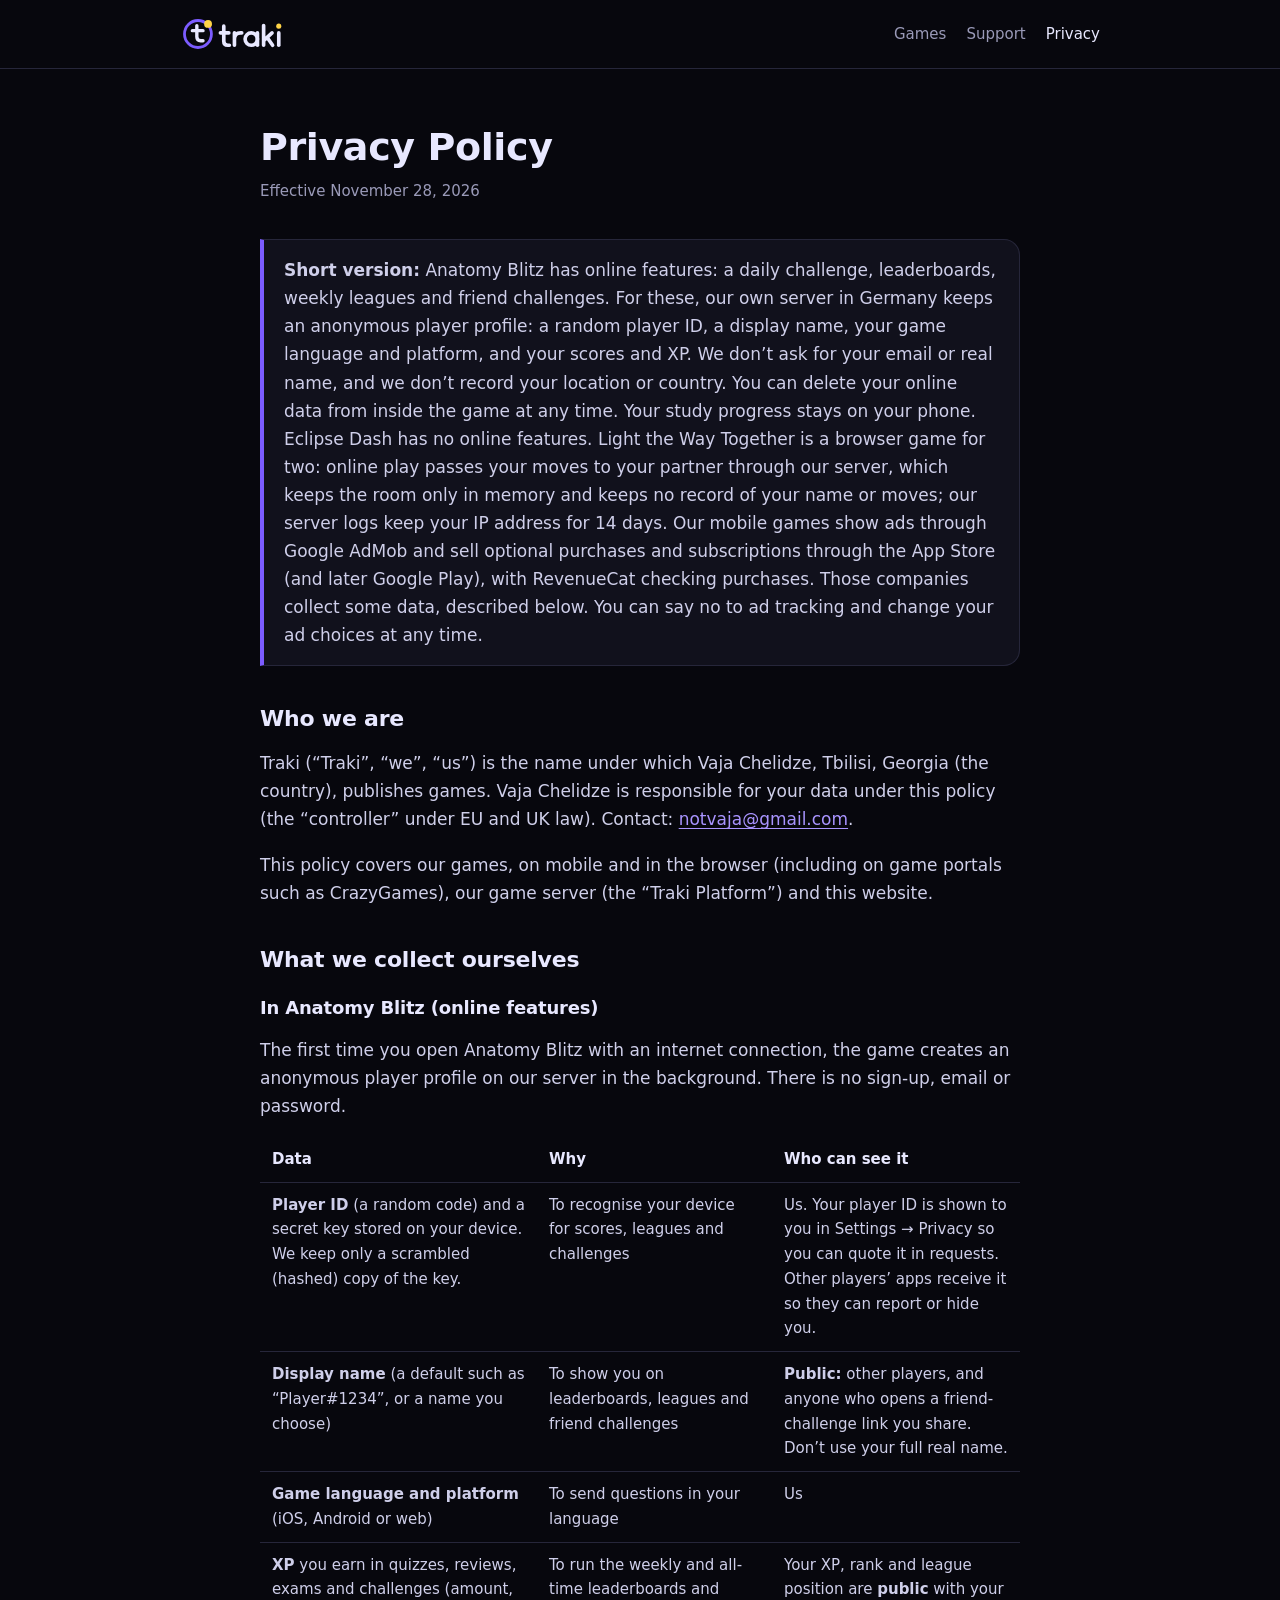
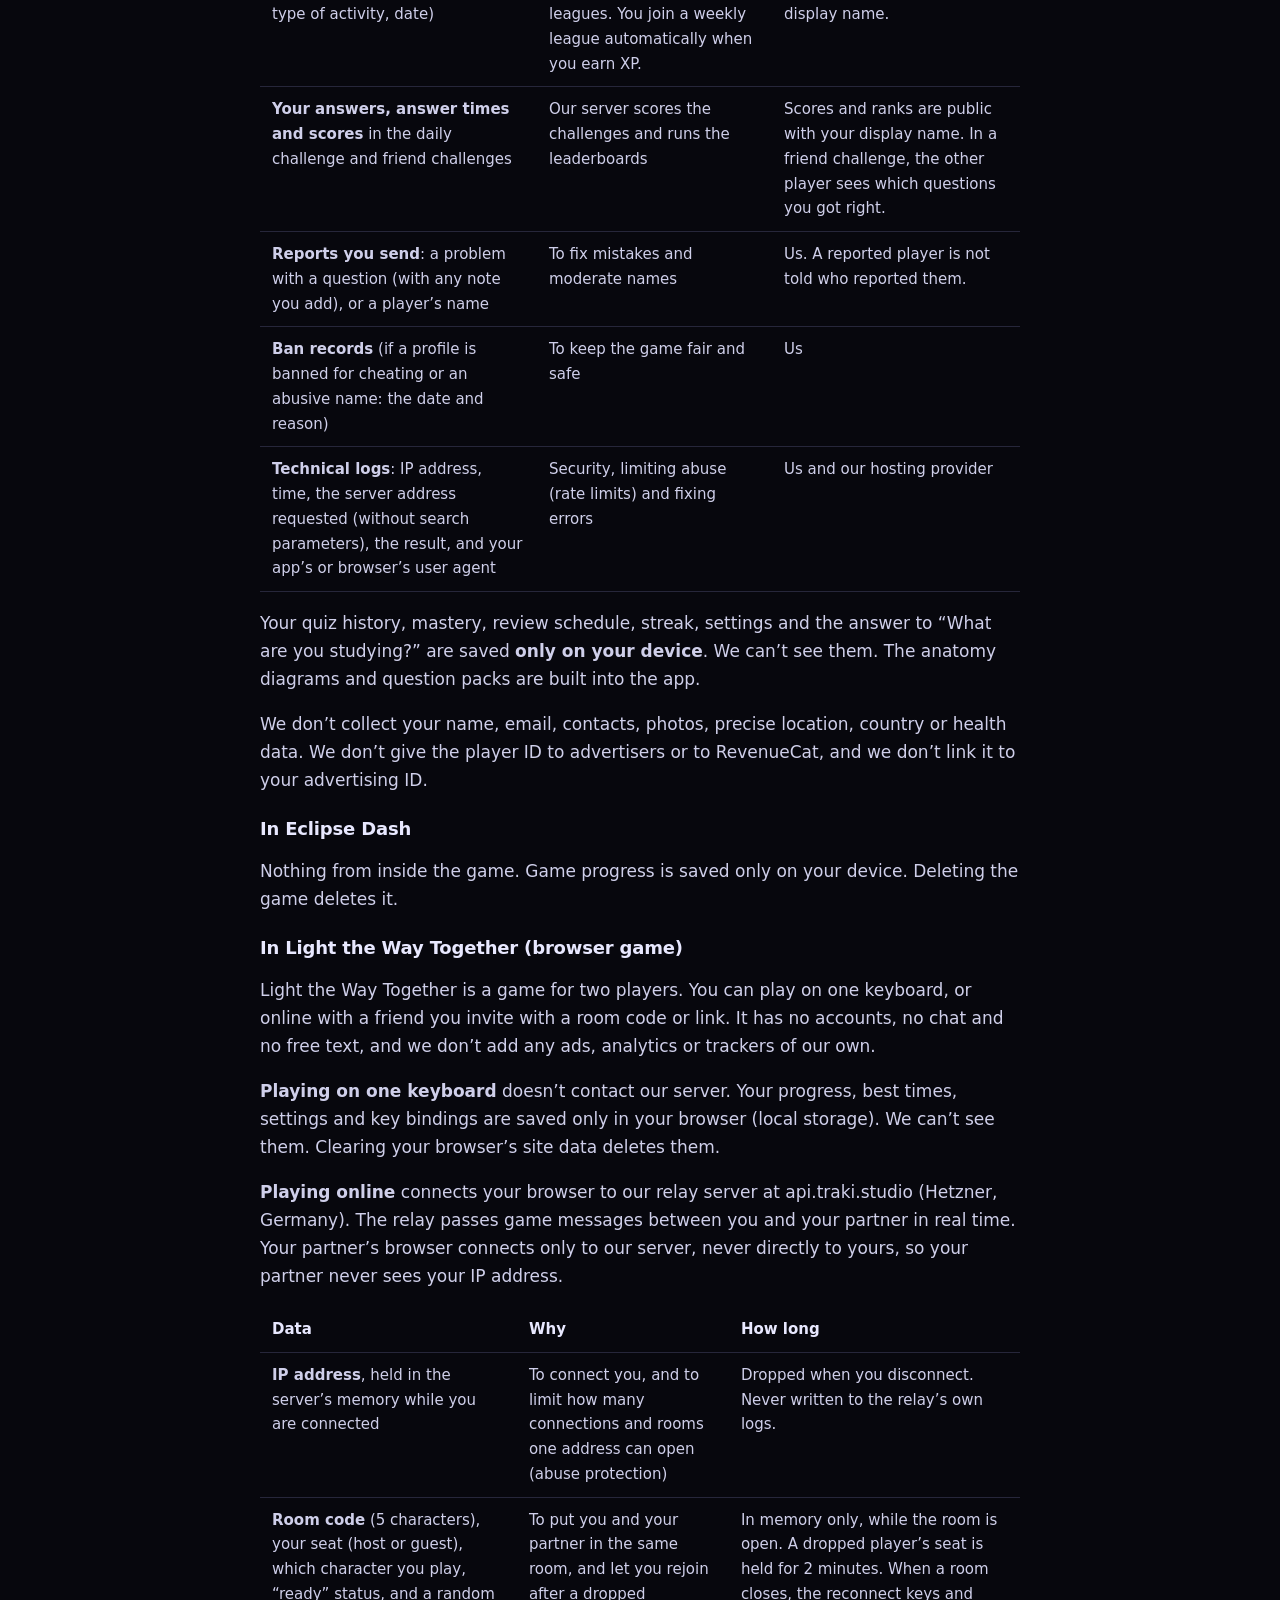
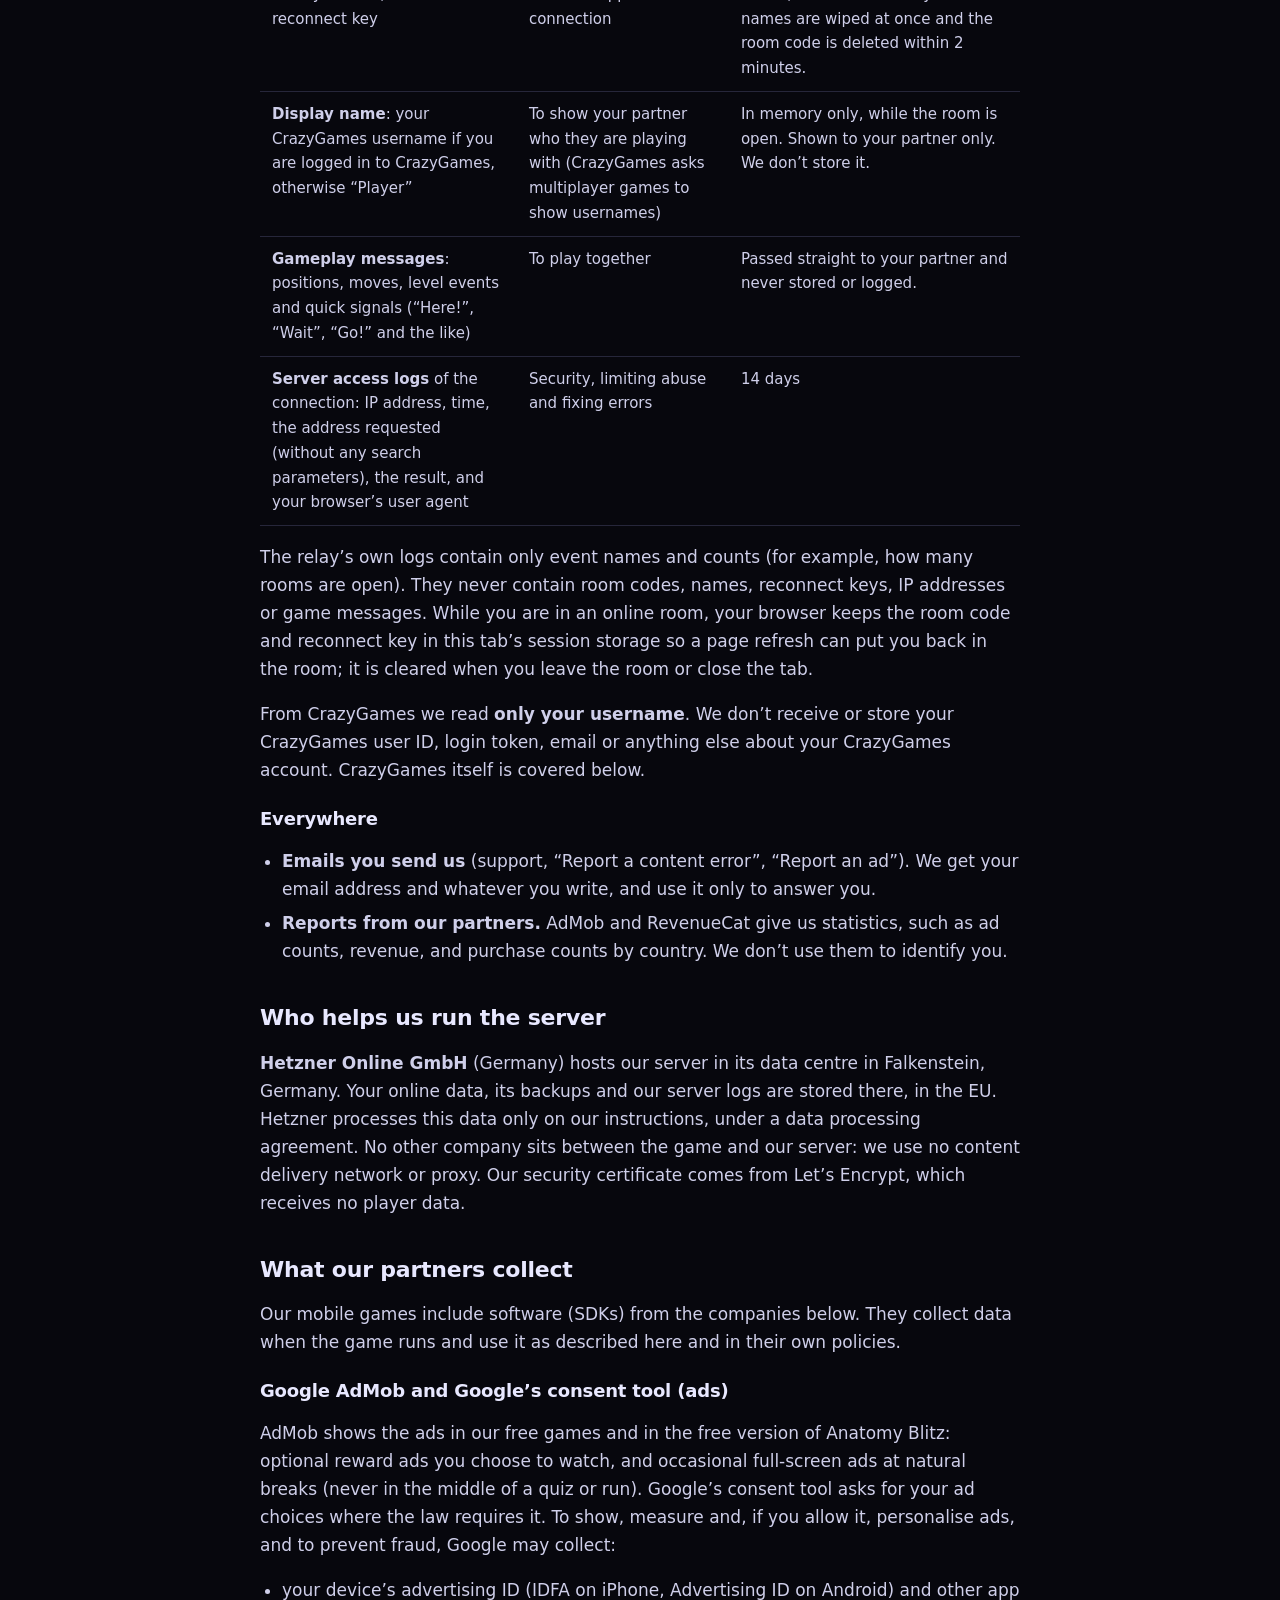
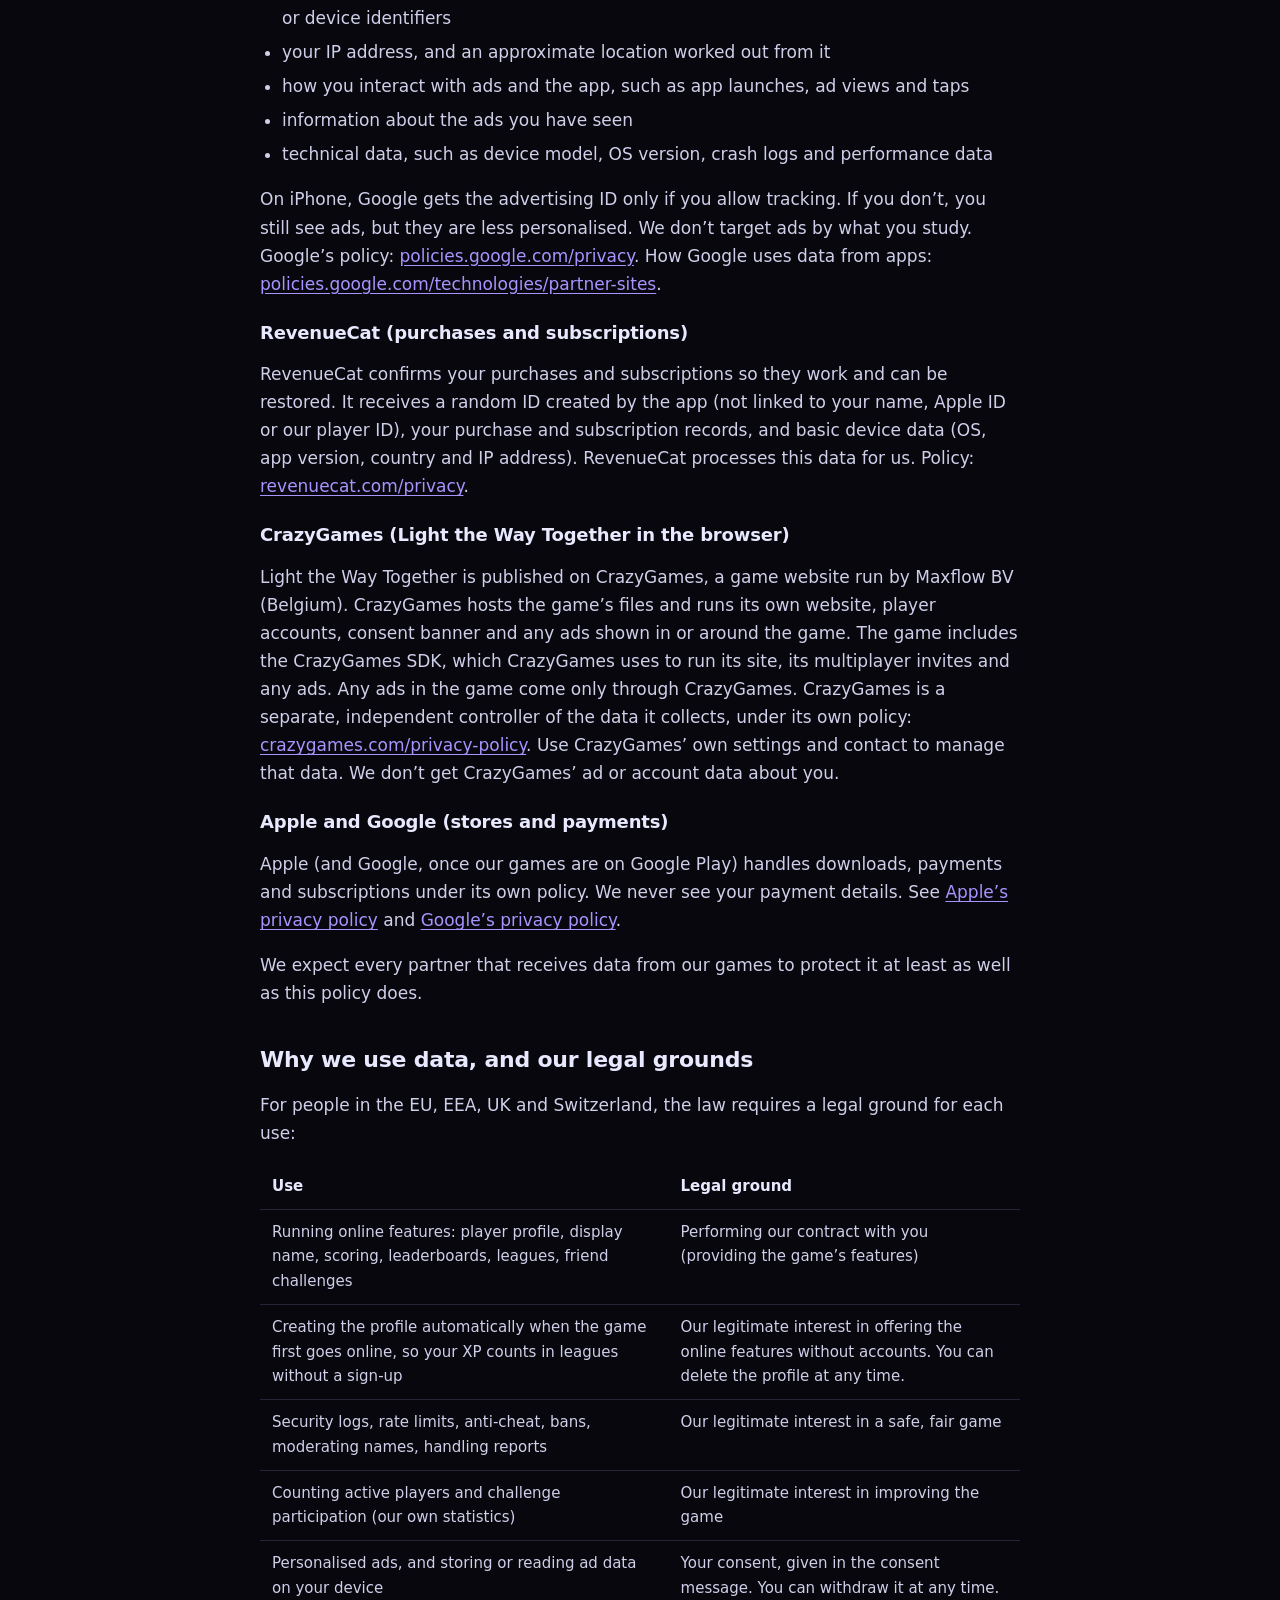
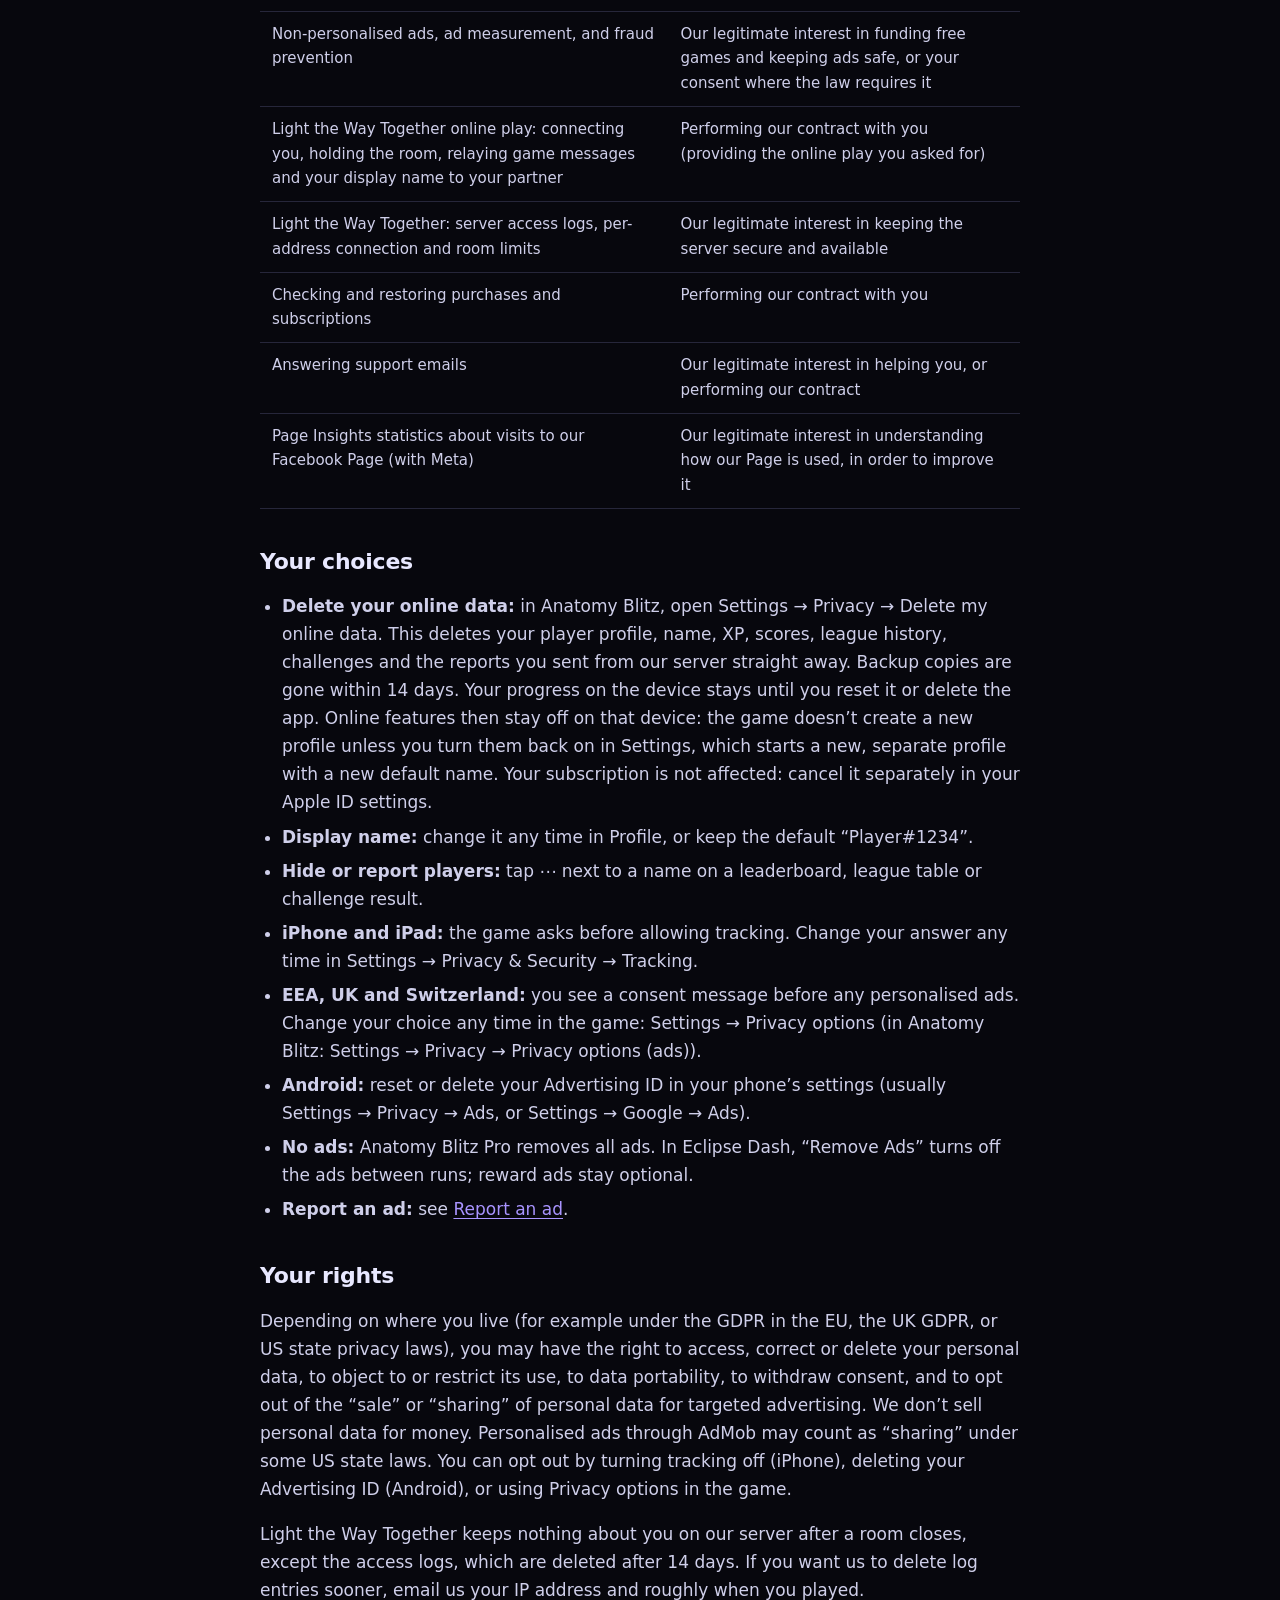
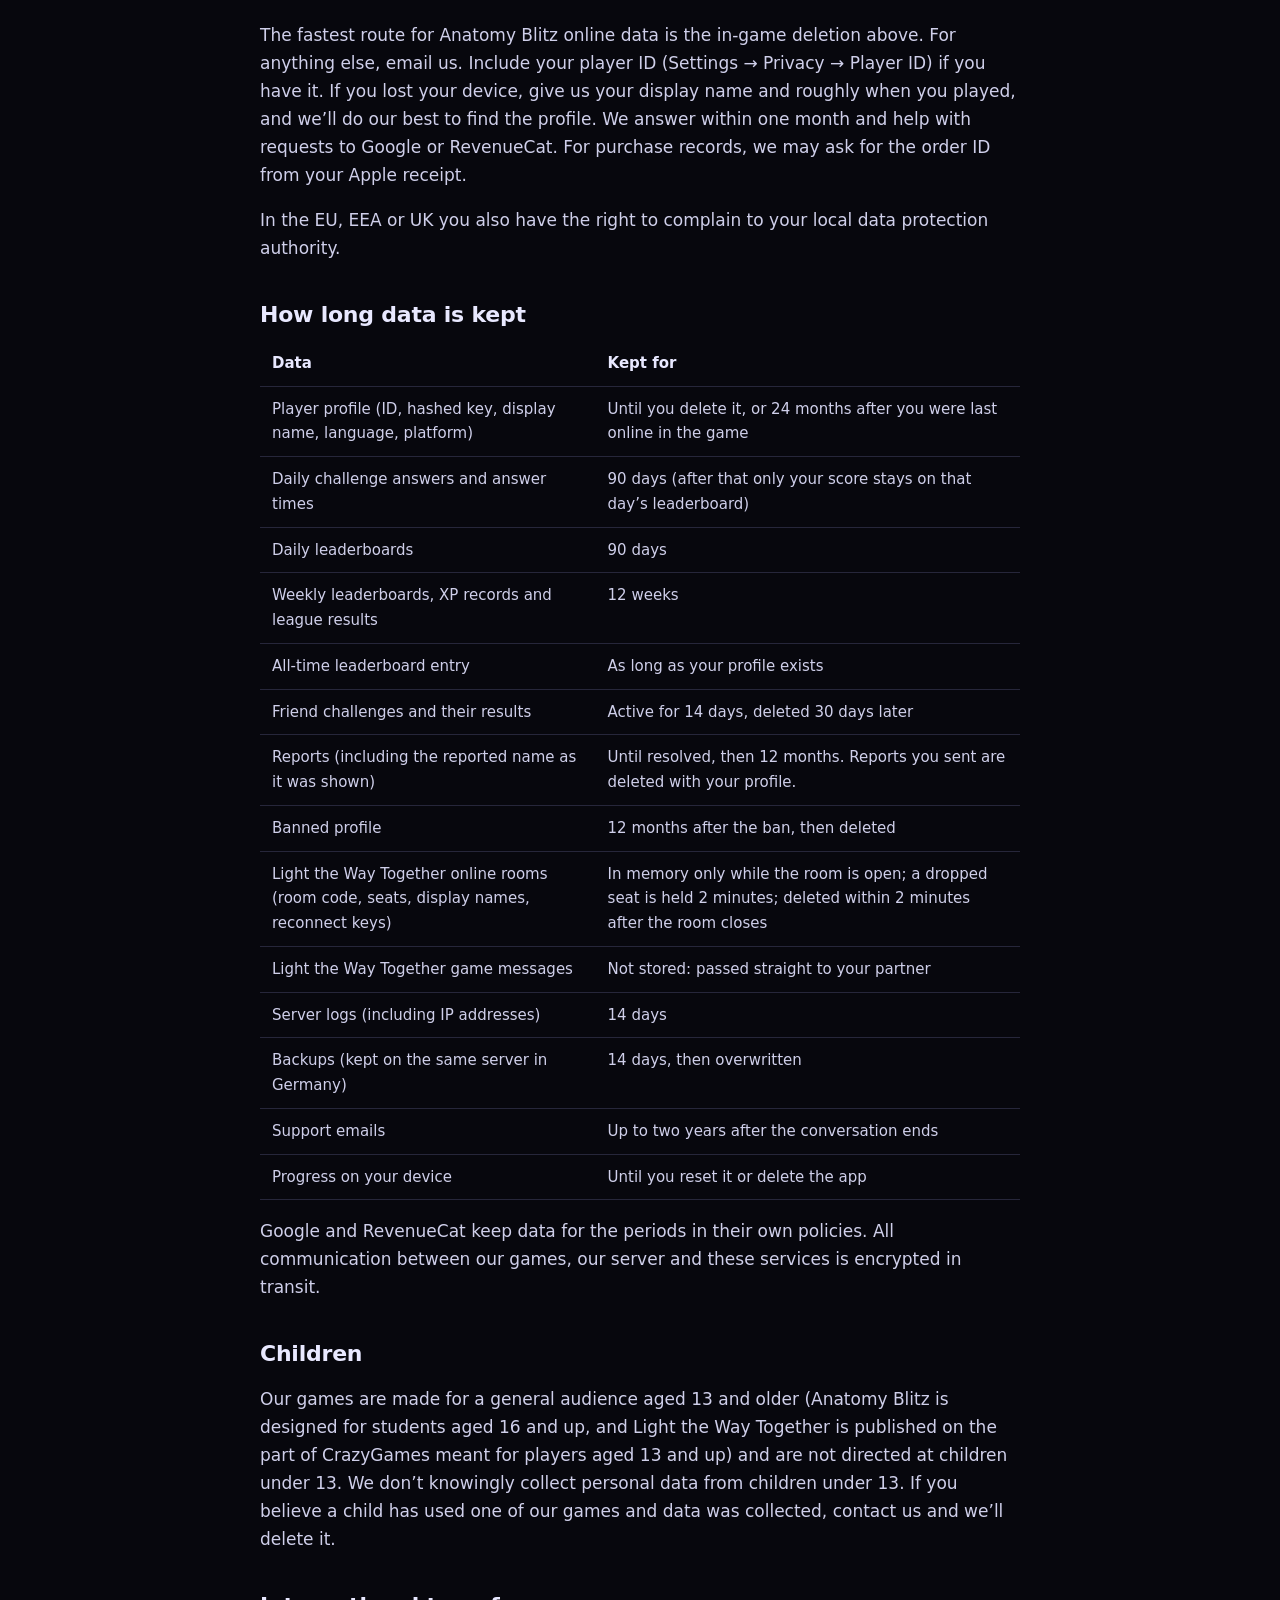
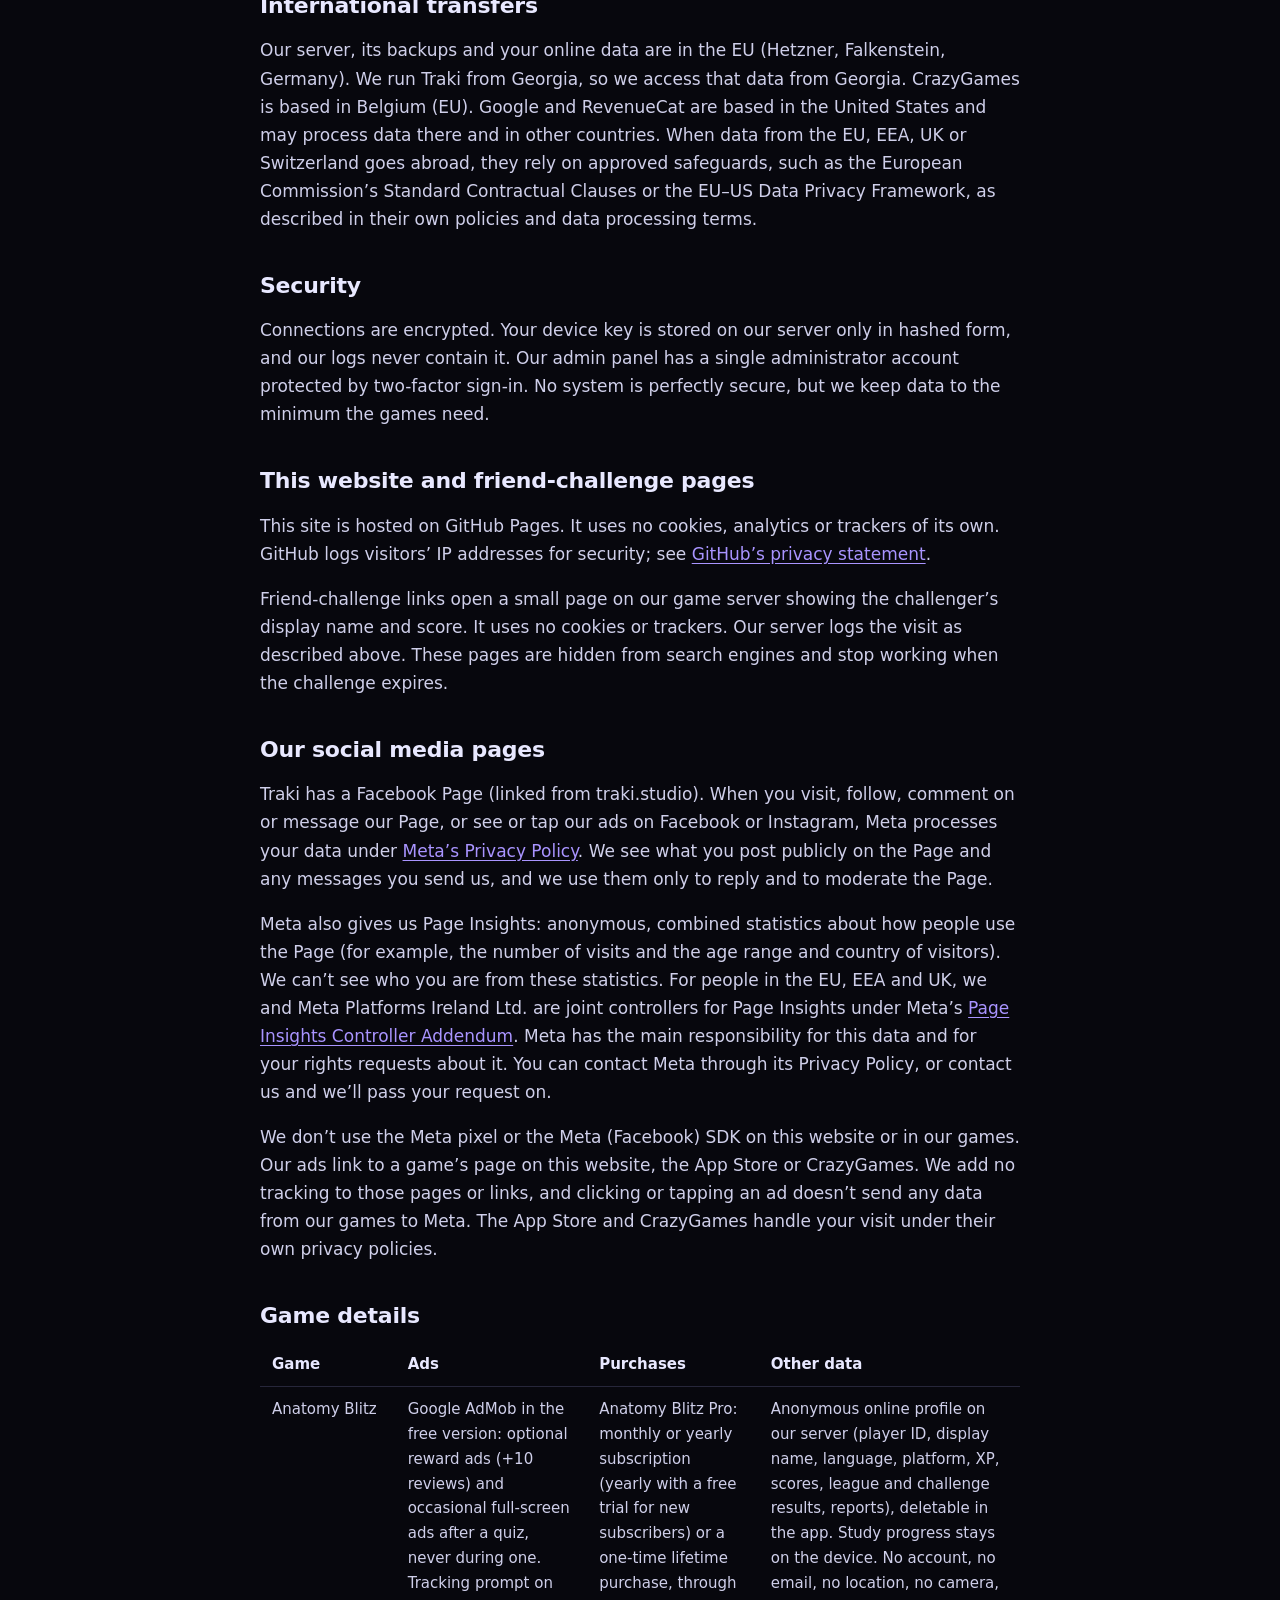
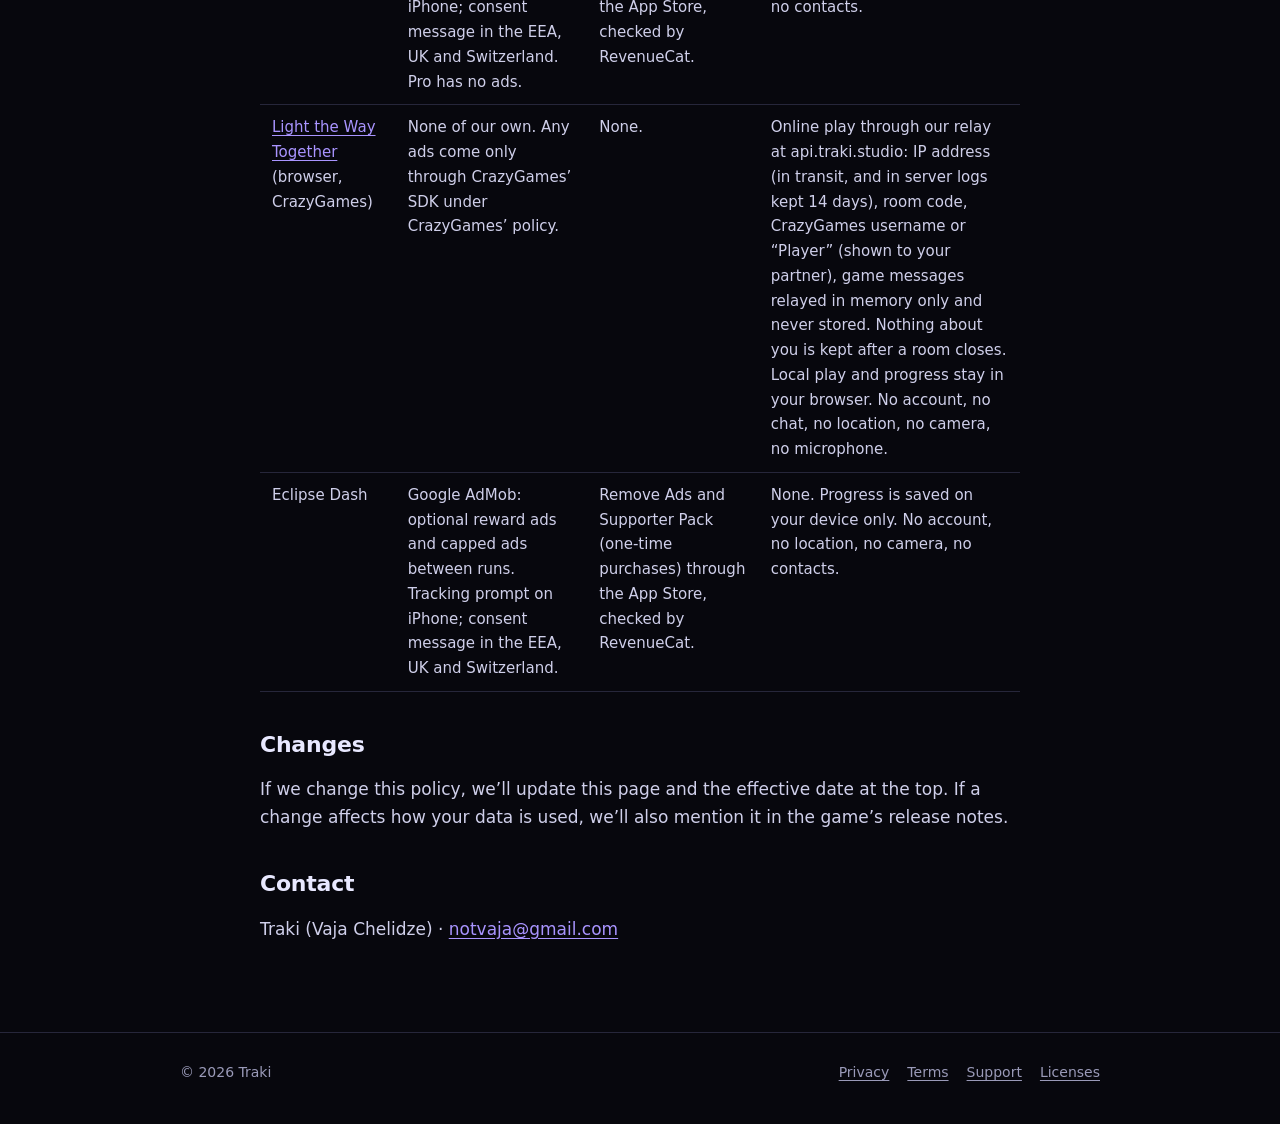
<file: privacy.html>
<!doctype html>
<html lang="en">
<head>
  <meta charset="utf-8">
  <meta name="viewport" content="width=device-width, initial-scale=1">
  <title>Privacy Policy — Traki</title>
  <meta name="description" content="How Traki games handle your data.">
  <meta name="theme-color" content="#07070D">
  <link rel="icon" href="assets/favicon.svg" type="image/svg+xml">
  <link rel="apple-touch-icon" href="assets/apple-touch-icon.png">
  <link rel="stylesheet" href="assets/style.css">
</head>
<body>
  <header class="site-header">
    <div class="wrap">
      <a class="brand" href="./"><img src="assets/logo.svg" alt="Traki" width="113" height="36"></a>
      <nav class="nav">
        <a href="./#games">Games</a>
        <a href="support.html">Support</a>
        <a href="privacy.html" aria-current="page">Privacy</a>
      </nav>
    </div>
  </header>

  <main class="wrap doc">
    <h1>Privacy Policy</h1>
    <p class="meta">Effective November 28, 2026</p>

    <div class="callout">
      <p><strong>Short version:</strong> Anatomy Blitz has online features: a daily challenge, leaderboards, weekly leagues and friend challenges. For these, our own server in Germany keeps an anonymous player profile: a random player ID, a display name, your game language and platform, and your scores and XP. We don’t ask for your email or real name, and we don’t record your location or country. You can delete your online data from inside the game at any time. Your study progress stays on your phone. Eclipse Dash has no online features. Light the Way Together is a browser game for two: online play passes your moves to your partner through our server, which keeps the room only in memory and keeps no record of your name or moves; our server logs keep your IP address for 14 days. Our mobile games show ads through Google AdMob and sell optional purchases and subscriptions through the App Store (and later Google Play), with RevenueCat checking purchases. Those companies collect some data, described below. You can say no to ad tracking and change your ad choices at any time.</p>
    </div>

    <h2>Who we are</h2>
    <p>Traki (“Traki”, “we”, “us”) is the name under which Vaja Chelidze, Tbilisi, Georgia (the country), publishes games. Vaja Chelidze is responsible for your data under this policy (the “controller” under EU and UK law). Contact: <a href="mailto:notvaja@gmail.com">notvaja@gmail.com</a>.</p>
    <p>This policy covers our games, on mobile and in the browser (including on game portals such as CrazyGames), our game server (the “Traki Platform”) and this website.</p>

    <h2>What we collect ourselves</h2>
    <h3 id="online">In Anatomy Blitz (online features)</h3>
    <p>The first time you open Anatomy Blitz with an internet connection, the game creates an anonymous player profile on our server in the background. There is no sign-up, email or password.</p>
    <div class="table-wrap">
      <table>
        <tr><th>Data</th><th>Why</th><th>Who can see it</th></tr>
        <tr><td><strong>Player ID</strong> (a random code) and a secret key stored on your device. We keep only a scrambled (hashed) copy of the key.</td><td>To recognise your device for scores, leagues and challenges</td><td>Us. Your player ID is shown to you in Settings → Privacy so you can quote it in requests. Other players’ apps receive it so they can report or hide you.</td></tr>
        <tr><td><strong>Display name</strong> (a default such as “Player#1234”, or a name you choose)</td><td>To show you on leaderboards, leagues and friend challenges</td><td><strong>Public:</strong> other players, and anyone who opens a friend-challenge link you share. Don’t use your full real name.</td></tr>
        <tr><td><strong>Game language and platform</strong> (iOS, Android or web)</td><td>To send questions in your language</td><td>Us</td></tr>
        <tr><td><strong>XP</strong> you earn in quizzes, reviews, exams and challenges (amount, type of activity, date)</td><td>To run the weekly and all-time leaderboards and leagues. You join a weekly league automatically when you earn XP.</td><td>Your XP, rank and league position are <strong>public</strong> with your display name.</td></tr>
        <tr><td><strong>Your answers, answer times and scores</strong> in the daily challenge and friend challenges</td><td>Our server scores the challenges and runs the leaderboards</td><td>Scores and ranks are public with your display name. In a friend challenge, the other player sees which questions you got right.</td></tr>
        <tr><td><strong>Reports you send</strong>: a problem with a question (with any note you add), or a player’s name</td><td>To fix mistakes and moderate names</td><td>Us. A reported player is not told who reported them.</td></tr>
        <tr><td><strong>Ban records</strong> (if a profile is banned for cheating or an abusive name: the date and reason)</td><td>To keep the game fair and safe</td><td>Us</td></tr>
        <tr><td><strong>Technical logs</strong>: IP address, time, the server address requested (without search parameters), the result, and your app’s or browser’s user agent</td><td>Security, limiting abuse (rate limits) and fixing errors</td><td>Us and our hosting provider</td></tr>
      </table>
    </div>
    <p>Your quiz history, mastery, review schedule, streak, settings and the answer to “What are you studying?” are saved <strong>only on your device</strong>. We can’t see them. The anatomy diagrams and question packs are built into the app.</p>
    <p>We don’t collect your name, email, contacts, photos, precise location, country or health data. We don’t give the player ID to advertisers or to RevenueCat, and we don’t link it to your advertising ID.</p>

    <h3>In Eclipse Dash</h3>
    <p>Nothing from inside the game. Game progress is saved only on your device. Deleting the game deletes it.</p>

    <h3 id="light-the-way-together">In Light the Way Together (browser game)</h3>
    <p>Light the Way Together is a game for two players. You can play on one keyboard, or online with a friend you invite with a room code or link. It has no accounts, no chat and no free text, and we don’t add any ads, analytics or trackers of our own.</p>
    <p><strong>Playing on one keyboard</strong> doesn’t contact our server. Your progress, best times, settings and key bindings are saved only in your browser (local storage). We can’t see them. Clearing your browser’s site data deletes them.</p>
    <p><strong>Playing online</strong> connects your browser to our relay server at api.traki.studio (Hetzner, Germany). The relay passes game messages between you and your partner in real time. Your partner’s browser connects only to our server, never directly to yours, so your partner never sees your IP address.</p>
    <div class="table-wrap">
      <table>
        <tr><th>Data</th><th>Why</th><th>How long</th></tr>
        <tr><td><strong>IP address</strong>, held in the server’s memory while you are connected</td><td>To connect you, and to limit how many connections and rooms one address can open (abuse protection)</td><td>Dropped when you disconnect. Never written to the relay’s own logs.</td></tr>
        <tr><td><strong>Room code</strong> (5 characters), your seat (host or guest), which character you play, “ready” status, and a random reconnect key</td><td>To put you and your partner in the same room, and let you rejoin after a dropped connection</td><td>In memory only, while the room is open. A dropped player’s seat is held for 2 minutes. When a room closes, the reconnect keys and names are wiped at once and the room code is deleted within 2 minutes.</td></tr>
        <tr><td><strong>Display name</strong>: your CrazyGames username if you are logged in to CrazyGames, otherwise “Player”</td><td>To show your partner who they are playing with (CrazyGames asks multiplayer games to show usernames)</td><td>In memory only, while the room is open. Shown to your partner only. We don’t store it.</td></tr>
        <tr><td><strong>Gameplay messages</strong>: positions, moves, level events and quick signals (“Here!”, “Wait”, “Go!” and the like)</td><td>To play together</td><td>Passed straight to your partner and never stored or logged.</td></tr>
        <tr><td><strong>Server access logs</strong> of the connection: IP address, time, the address requested (without any search parameters), the result, and your browser’s user agent</td><td>Security, limiting abuse and fixing errors</td><td>14 days</td></tr>
      </table>
    </div>
    <p>The relay’s own logs contain only event names and counts (for example, how many rooms are open). They never contain room codes, names, reconnect keys, IP addresses or game messages. While you are in an online room, your browser keeps the room code and reconnect key in this tab’s session storage so a page refresh can put you back in the room; it is cleared when you leave the room or close the tab.</p>
    <p>From CrazyGames we read <strong>only your username</strong>. We don’t receive or store your CrazyGames user ID, login token, email or anything else about your CrazyGames account. CrazyGames itself is covered below.</p>

    <h3>Everywhere</h3>
    <ul>
      <li><strong>Emails you send us</strong> (support, “Report a content error”, “Report an ad”). We get your email address and whatever you write, and use it only to answer you.</li>
      <li><strong>Reports from our partners.</strong> AdMob and RevenueCat give us statistics, such as ad counts, revenue, and purchase counts by country. We don’t use them to identify you.</li>
    </ul>

    <h2>Who helps us run the server</h2>
    <p><strong>Hetzner Online GmbH</strong> (Germany) hosts our server in its data centre in Falkenstein, Germany. Your online data, its backups and our server logs are stored there, in the EU. Hetzner processes this data only on our instructions, under a data processing agreement. No other company sits between the game and our server: we use no content delivery network or proxy. Our security certificate comes from Let’s Encrypt, which receives no player data.</p>

    <h2>What our partners collect</h2>
    <p>Our mobile games include software (SDKs) from the companies below. They collect data when the game runs and use it as described here and in their own policies.</p>

    <h3>Google AdMob and Google’s consent tool (ads)</h3>
    <p>AdMob shows the ads in our free games and in the free version of Anatomy Blitz: optional reward ads you choose to watch, and occasional full-screen ads at natural breaks (never in the middle of a quiz or run). Google’s consent tool asks for your ad choices where the law requires it. To show, measure and, if you allow it, personalise ads, and to prevent fraud, Google may collect:</p>
    <ul>
      <li>your device’s advertising ID (IDFA on iPhone, Advertising ID on Android) and other app or device identifiers</li>
      <li>your IP address, and an approximate location worked out from it</li>
      <li>how you interact with ads and the app, such as app launches, ad views and taps</li>
      <li>information about the ads you have seen</li>
      <li>technical data, such as device model, OS version, crash logs and performance data</li>
    </ul>
    <p>On iPhone, Google gets the advertising ID only if you allow tracking. If you don’t, you still see ads, but they are less personalised. We don’t target ads by what you study. Google’s policy: <a href="https://policies.google.com/privacy">policies.google.com/privacy</a>. How Google uses data from apps: <a href="https://policies.google.com/technologies/partner-sites">policies.google.com/technologies/partner-sites</a>.</p>

    <h3>RevenueCat (purchases and subscriptions)</h3>
    <p>RevenueCat confirms your purchases and subscriptions so they work and can be restored. It receives a random ID created by the app (not linked to your name, Apple ID or our player ID), your purchase and subscription records, and basic device data (OS, app version, country and IP address). RevenueCat processes this data for us. Policy: <a href="https://www.revenuecat.com/privacy">revenuecat.com/privacy</a>.</p>

    <h3 id="crazygames">CrazyGames (Light the Way Together in the browser)</h3>
    <p>Light the Way Together is published on CrazyGames, a game website run by Maxflow BV (Belgium). CrazyGames hosts the game’s files and runs its own website, player accounts, consent banner and any ads shown in or around the game. The game includes the CrazyGames SDK, which CrazyGames uses to run its site, its multiplayer invites and any ads. Any ads in the game come only through CrazyGames. CrazyGames is a separate, independent controller of the data it collects, under its own policy: <a href="https://www.crazygames.com/privacy-policy">crazygames.com/privacy-policy</a>. Use CrazyGames’ own settings and contact to manage that data. We don’t get CrazyGames’ ad or account data about you.</p>

    <h3>Apple and Google (stores and payments)</h3>
    <p>Apple (and Google, once our games are on Google Play) handles downloads, payments and subscriptions under its own policy. We never see your payment details. See <a href="https://www.apple.com/legal/privacy/">Apple’s privacy policy</a> and <a href="https://policies.google.com/privacy">Google’s privacy policy</a>.</p>
    <p>We expect every partner that receives data from our games to protect it at least as well as this policy does.</p>

    <h2>Why we use data, and our legal grounds</h2>
    <p>For people in the EU, EEA, UK and Switzerland, the law requires a legal ground for each use:</p>
    <div class="table-wrap">
      <table>
        <tr><th>Use</th><th>Legal ground</th></tr>
        <tr><td>Running online features: player profile, display name, scoring, leaderboards, leagues, friend challenges</td><td>Performing our contract with you (providing the game’s features)</td></tr>
        <tr><td>Creating the profile automatically when the game first goes online, so your XP counts in leagues without a sign-up</td><td>Our legitimate interest in offering the online features without accounts. You can delete the profile at any time.</td></tr>
        <tr><td>Security logs, rate limits, anti-cheat, bans, moderating names, handling reports</td><td>Our legitimate interest in a safe, fair game</td></tr>
        <tr><td>Counting active players and challenge participation (our own statistics)</td><td>Our legitimate interest in improving the game</td></tr>
        <tr><td>Personalised ads, and storing or reading ad data on your device</td><td>Your consent, given in the consent message. You can withdraw it at any time.</td></tr>
        <tr><td>Non-personalised ads, ad measurement, and fraud prevention</td><td>Our legitimate interest in funding free games and keeping ads safe, or your consent where the law requires it</td></tr>
        <tr><td>Light the Way Together online play: connecting you, holding the room, relaying game messages and your display name to your partner</td><td>Performing our contract with you (providing the online play you asked for)</td></tr>
        <tr><td>Light the Way Together: server access logs, per-address connection and room limits</td><td>Our legitimate interest in keeping the server secure and available</td></tr>
        <tr><td>Checking and restoring purchases and subscriptions</td><td>Performing our contract with you</td></tr>
        <tr><td>Answering support emails</td><td>Our legitimate interest in helping you, or performing our contract</td></tr>
        <tr><td>Page Insights statistics about visits to our Facebook Page (with Meta)</td><td>Our legitimate interest in understanding how our Page is used, in order to improve it</td></tr>
      </table>
    </div>

    <h2 id="your-choices">Your choices</h2>
    <ul>
      <li id="delete"><strong>Delete your online data:</strong> in Anatomy Blitz, open Settings → Privacy → Delete my online data. This deletes your player profile, name, XP, scores, league history, challenges and the reports you sent from our server straight away. Backup copies are gone within 14 days. Your progress on the device stays until you reset it or delete the app. Online features then stay off on that device: the game doesn’t create a new profile unless you turn them back on in Settings, which starts a new, separate profile with a new default name. Your subscription is not affected: cancel it separately in your Apple ID settings.</li>
      <li><strong>Display name:</strong> change it any time in Profile, or keep the default “Player#1234”.</li>
      <li><strong>Hide or report players:</strong> tap ⋯ next to a name on a leaderboard, league table or challenge result.</li>
      <li><strong>iPhone and iPad:</strong> the game asks before allowing tracking. Change your answer any time in Settings → Privacy &amp; Security → Tracking.</li>
      <li><strong>EEA, UK and Switzerland:</strong> you see a consent message before any personalised ads. Change your choice any time in the game: Settings → Privacy options (in Anatomy Blitz: Settings → Privacy → Privacy options (ads)).</li>
      <li><strong>Android:</strong> reset or delete your Advertising ID in your phone’s settings (usually Settings → Privacy → Ads, or Settings → Google → Ads).</li>
      <li><strong>No ads:</strong> Anatomy Blitz Pro removes all ads. In Eclipse Dash, “Remove Ads” turns off the ads between runs; reward ads stay optional.</li>
      <li><strong>Report an ad:</strong> see <a href="support.html#report-ad">Report an ad</a>.</li>
    </ul>

    <h2>Your rights</h2>
    <p>Depending on where you live (for example under the GDPR in the EU, the UK GDPR, or US state privacy laws), you may have the right to access, correct or delete your personal data, to object to or restrict its use, to data portability, to withdraw consent, and to opt out of the “sale” or “sharing” of personal data for targeted advertising. We don’t sell personal data for money. Personalised ads through AdMob may count as “sharing” under some US state laws. You can opt out by turning tracking off (iPhone), deleting your Advertising ID (Android), or using Privacy options in the game.</p>
    <p>Light the Way Together keeps nothing about you on our server after a room closes, except the access logs, which are deleted after 14 days. If you want us to delete log entries sooner, email us your IP address and roughly when you played.</p>
    <p>The fastest route for Anatomy Blitz online data is the in-game deletion above. For anything else, email us. Include your player ID (Settings → Privacy → Player ID) if you have it. If you lost your device, give us your display name and roughly when you played, and we’ll do our best to find the profile. We answer within one month and help with requests to Google or RevenueCat. For purchase records, we may ask for the order ID from your Apple receipt.</p>
    <p>In the EU, EEA or UK you also have the right to complain to your local data protection authority.</p>

    <h2>How long data is kept</h2>
    <div class="table-wrap">
      <table>
        <tr><th>Data</th><th>Kept for</th></tr>
        <tr><td>Player profile (ID, hashed key, display name, language, platform)</td><td>Until you delete it, or 24 months after you were last online in the game</td></tr>
        <tr><td>Daily challenge answers and answer times</td><td>90 days (after that only your score stays on that day’s leaderboard)</td></tr>
        <tr><td>Daily leaderboards</td><td>90 days</td></tr>
        <tr><td>Weekly leaderboards, XP records and league results</td><td>12 weeks</td></tr>
        <tr><td>All-time leaderboard entry</td><td>As long as your profile exists</td></tr>
        <tr><td>Friend challenges and their results</td><td>Active for 14 days, deleted 30 days later</td></tr>
        <tr><td>Reports (including the reported name as it was shown)</td><td>Until resolved, then 12 months. Reports you sent are deleted with your profile.</td></tr>
        <tr><td>Banned profile</td><td>12 months after the ban, then deleted</td></tr>
        <tr><td>Light the Way Together online rooms (room code, seats, display names, reconnect keys)</td><td>In memory only while the room is open; a dropped seat is held 2 minutes; deleted within 2 minutes after the room closes</td></tr>
        <tr><td>Light the Way Together game messages</td><td>Not stored: passed straight to your partner</td></tr>
        <tr><td>Server logs (including IP addresses)</td><td>14 days</td></tr>
        <tr><td>Backups (kept on the same server in Germany)</td><td>14 days, then overwritten</td></tr>
        <tr><td>Support emails</td><td>Up to two years after the conversation ends</td></tr>
        <tr><td>Progress on your device</td><td>Until you reset it or delete the app</td></tr>
      </table>
    </div>
    <p>Google and RevenueCat keep data for the periods in their own policies. All communication between our games, our server and these services is encrypted in transit.</p>

    <h2>Children</h2>
    <p>Our games are made for a general audience aged 13 and older (Anatomy Blitz is designed for students aged 16 and up, and Light the Way Together is published on the part of CrazyGames meant for players aged 13 and up) and are not directed at children under 13. We don’t knowingly collect personal data from children under 13. If you believe a child has used one of our games and data was collected, contact us and we’ll delete it.</p>

    <h2>International transfers</h2>
    <p>Our server, its backups and your online data are in the EU (Hetzner, Falkenstein, Germany). We run Traki from Georgia, so we access that data from Georgia. CrazyGames is based in Belgium (EU). Google and RevenueCat are based in the United States and may process data there and in other countries. When data from the EU, EEA, UK or Switzerland goes abroad, they rely on approved safeguards, such as the European Commission’s Standard Contractual Clauses or the EU–US Data Privacy Framework, as described in their own policies and data processing terms.</p>

    <h2>Security</h2>
    <p>Connections are encrypted. Your device key is stored on our server only in hashed form, and our logs never contain it. Our admin panel has a single administrator account protected by two-factor sign-in. No system is perfectly secure, but we keep data to the minimum the games need.</p>

    <h2>This website and friend-challenge pages</h2>
    <p>This site is hosted on GitHub Pages. It uses no cookies, analytics or trackers of its own. GitHub logs visitors’ IP addresses for security; see <a href="https://docs.github.com/site-policy/privacy-policies/github-general-privacy-statement">GitHub’s privacy statement</a>.</p>
    <p>Friend-challenge links open a small page on our game server showing the challenger’s display name and score. It uses no cookies or trackers. Our server logs the visit as described above. These pages are hidden from search engines and stop working when the challenge expires.</p>

    <h2 id="social-media">Our social media pages</h2>
    <p>Traki has a Facebook Page (linked from traki.studio). When you visit, follow, comment on or message our Page, or see or tap our ads on Facebook or Instagram, Meta processes your data under <a href="https://www.facebook.com/privacy/policy/">Meta’s Privacy Policy</a>. We see what you post publicly on the Page and any messages you send us, and we use them only to reply and to moderate the Page.</p>
    <p>Meta also gives us Page Insights: anonymous, combined statistics about how people use the Page (for example, the number of visits and the age range and country of visitors). We can’t see who you are from these statistics. For people in the EU, EEA and UK, we and Meta Platforms Ireland Ltd. are joint controllers for Page Insights under Meta’s <a href="https://www.facebook.com/legal/terms/page_controller_addendum">Page Insights Controller Addendum</a>. Meta has the main responsibility for this data and for your rights requests about it. You can contact Meta through its Privacy Policy, or contact us and we’ll pass your request on.</p>
    <p>We don’t use the Meta pixel or the Meta (Facebook) SDK on this website or in our games. Our ads link to a game’s page on this website, the App Store or CrazyGames. We add no tracking to those pages or links, and clicking or tapping an ad doesn’t send any data from our games to Meta. The App Store and CrazyGames handle your visit under their own privacy policies.</p>

    <h2 id="games">Game details</h2>
    <div class="table-wrap">
      <table>
        <tr><th>Game</th><th>Ads</th><th>Purchases</th><th>Other data</th></tr>
        <tr id="anatomy-blitz"><td>Anatomy Blitz</td><td>Google AdMob in the free version: optional reward ads (+10 reviews) and occasional full-screen ads after a quiz, never during one. Tracking prompt on iPhone; consent message in the EEA, UK and Switzerland. Pro has no ads.</td><td>Anatomy Blitz Pro: monthly or yearly subscription (yearly with a free trial for new subscribers) or a one-time lifetime purchase, through the App Store, checked by RevenueCat.</td><td>Anonymous online profile on our server (player ID, display name, language, platform, XP, scores, league and challenge results, reports), deletable in the app. Study progress stays on the device. No account, no email, no location, no camera, no contacts.</td></tr>
        <tr><td><a href="#light-the-way-together">Light the Way Together</a> (browser, CrazyGames)</td><td>None of our own. Any ads come only through CrazyGames’ SDK under CrazyGames’ policy.</td><td>None.</td><td>Online play through our relay at api.traki.studio: IP address (in transit, and in server logs kept 14 days), room code, CrazyGames username or “Player” (shown to your partner), game messages relayed in memory only and never stored. Nothing about you is kept after a room closes. Local play and progress stay in your browser. No account, no chat, no location, no camera, no microphone.</td></tr>
        <tr id="eclipse-dash"><td>Eclipse Dash</td><td>Google AdMob: optional reward ads and capped ads between runs. Tracking prompt on iPhone; consent message in the EEA, UK and Switzerland.</td><td>Remove Ads and Supporter Pack (one-time purchases) through the App Store, checked by RevenueCat.</td><td>None. Progress is saved on your device only. No account, no location, no camera, no contacts.</td></tr>
      </table>
    </div>

    <h2>Changes</h2>
    <p>If we change this policy, we’ll update this page and the effective date at the top. If a change affects how your data is used, we’ll also mention it in the game’s release notes.</p>

    <h2>Contact</h2>
    <p>Traki (Vaja Chelidze) · <a href="mailto:notvaja@gmail.com">notvaja@gmail.com</a></p>
  </main>

  <footer class="site-footer">
    <div class="wrap">
      <span>© 2026 Traki</span>
      <nav>
        <a href="privacy.html">Privacy</a>
        <a href="terms.html">Terms</a>
        <a href="support.html">Support</a>
        <a href="licenses.html">Licenses</a>
      </nav>
    </div>
  </footer>
</body>
</html>
</file>
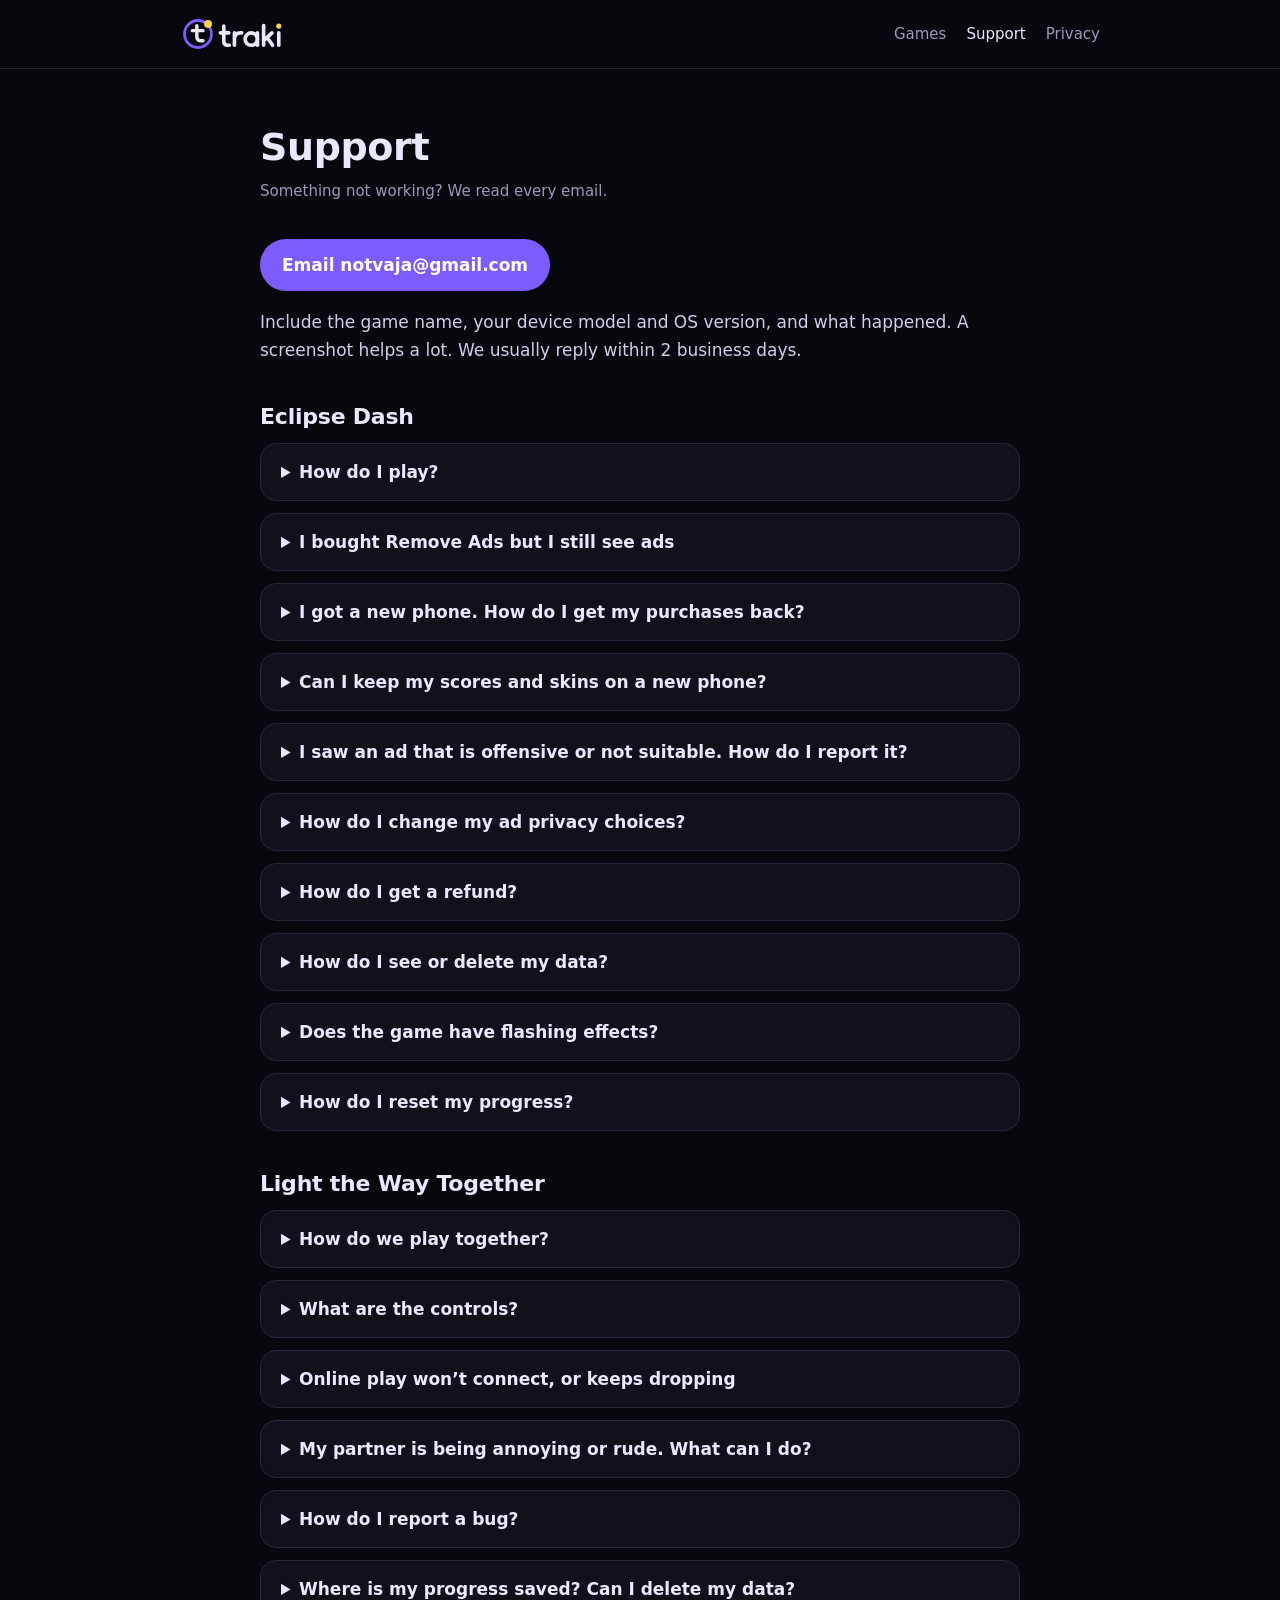
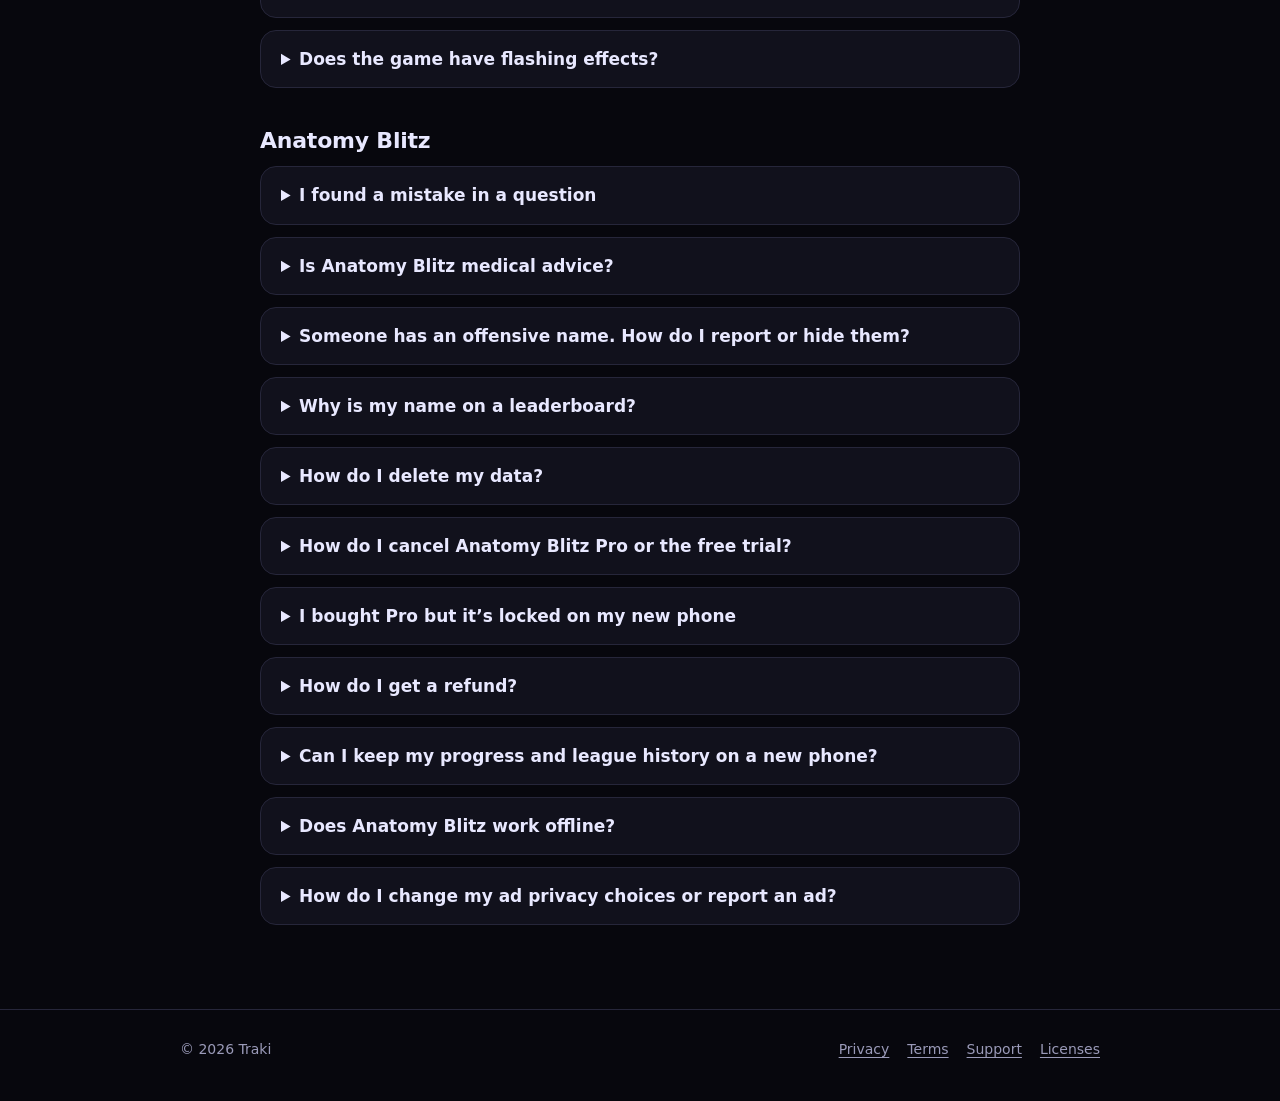
<file: support.html>
<!doctype html>
<html lang="en">
<head>
  <meta charset="utf-8">
  <meta name="viewport" content="width=device-width, initial-scale=1">
  <title>Support — Traki</title>
  <meta name="description" content="Help with Traki games: purchases, ads, progress and contact.">
  <meta name="theme-color" content="#07070D">
  <link rel="icon" href="assets/favicon.svg" type="image/svg+xml">
  <link rel="apple-touch-icon" href="assets/apple-touch-icon.png">
  <link rel="stylesheet" href="assets/style.css">
</head>
<body>
  <header class="site-header">
    <div class="wrap">
      <a class="brand" href="./"><img src="assets/logo.svg" alt="Traki" width="113" height="36"></a>
      <nav class="nav">
        <a href="./#games">Games</a>
        <a href="support.html" aria-current="page">Support</a>
        <a href="privacy.html">Privacy</a>
      </nav>
    </div>
  </header>

  <main class="wrap doc">
    <h1>Support</h1>
    <p class="meta">Something not working? We read every email.</p>

    <p><a class="mail" href="mailto:notvaja@gmail.com?subject=Traki%20support">Email notvaja@gmail.com</a></p>
    <p>Include the game name, your device model and OS version, and what happened. A screenshot helps a lot. We usually reply within 2 business days.</p>

    <h2 id="eclipse-dash">Eclipse Dash</h2>
    <div class="faq">
      <details>
        <summary>How do I play?</summary>
        <p>Tap anywhere to flip your sun between the outside and the inside of the ring. Avoid the obstacles, and pass close to them (a “graze”) to build combos. Chain enough combos to trigger an Eclipse. You can replay the tutorial from Settings → Show tutorial again.</p>
      </details>
      <details>
        <summary>I bought Remove Ads but I still see ads</summary>
        <p>Open Settings → Restore purchases while signed in to the same Apple ID or Google account you bought with. Remove Ads turns off ads between runs. Rewarded ads, the ones you choose to watch for a revive or bonus shards, stay available as an option.</p>
      </details>
      <details>
        <summary>I got a new phone. How do I get my purchases back?</summary>
        <p>Install the game, sign in with the same Apple ID or Google account, and tap Settings → Restore purchases.</p>
      </details>
      <details>
        <summary>Can I keep my scores and skins on a new phone?</summary>
        <p>Not yet. Progress is saved on your device only, so deleting the game or switching phones starts fresh. Purchases are always restorable.</p>
      </details>
      <details id="report-ad">
        <summary>I saw an ad that is offensive or not suitable. How do I report it?</summary>
        <p>In the game, open Settings → Report an ad, or email <a href="mailto:notvaja@gmail.com?subject=Eclipse%20Dash%20ad%20report">notvaja@gmail.com</a> with the subject “Ad report”. Tell us what the ad showed, the advertiser or app it promoted, and roughly when you saw it. A screenshot helps. We review every report and block ads that break our rules.</p>
      </details>
      <details>
        <summary>How do I change my ad privacy choices?</summary>
        <p>In the EEA, UK and Switzerland, open Settings → Privacy options in the game. On iPhone you can also turn tracking off in Settings → Privacy &amp; Security → Tracking. See the <a href="privacy.html">Privacy Policy</a> for details.</p>
      </details>
      <details>
        <summary>How do I get a refund?</summary>
        <p>Refunds are handled by the store. On iPhone, go to <a href="https://reportaproblem.apple.com">reportaproblem.apple.com</a>. On Android, see <a href="https://support.google.com/googleplay/answer/2479637">Google Play’s refund help</a>.</p>
      </details>
      <details>
        <summary>How do I see or delete my data?</summary>
        <p>Eclipse Dash sends no game data to us; your progress lives on your phone. Ad and purchase data is held by Google and RevenueCat. Email us and we’ll help with access or deletion requests. See the <a href="privacy.html">Privacy Policy</a>.</p>
      </details>
      <details>
        <summary>Does the game have flashing effects?</summary>
        <p>Yes. Some moments use bright flashes and fast-moving light. Turn on Settings → Reduce motion to soften flashes and remove screen shake. If you have epilepsy or are sensitive to flashing lights, check with a doctor before playing.</p>
      </details>
      <details>
        <summary>How do I reset my progress?</summary>
        <p>Settings → Reset progress. It asks twice, because it can’t be undone. Purchases are kept.</p>
      </details>
    </div>

    <h2 id="light-the-way-together">Light the Way Together</h2>
    <div class="faq">
      <details>
        <summary>How do we play together?</summary>
        <p>It’s made for two players. Choose <strong>Play on one keyboard</strong> to share one computer, or <strong>Play online</strong> to play with a friend on another computer. Online, one of you picks <strong>Create a room</strong> and sends the 5-character code or the invite link; the other picks <strong>Join with a code</strong> (or opens the link). Click a card to choose who you play, press <strong>I’m ready</strong>, and the host starts the level. Every level needs both of you.</p>
      </details>
      <details>
        <summary>What are the controls?</summary>
        <p>On one keyboard, Sol (the sun) uses <strong>A / D</strong> to move, <strong>W</strong> or <strong>Space</strong> to jump, <strong>S</strong> or <strong>E</strong> to interact and <strong>Q</strong> for quick signals. Luna (the moon) uses the <strong>arrow keys</strong> to move and jump, <strong>↓</strong> or <strong>/</strong> to interact and <strong>.</strong> for quick signals. Online, either set of keys controls your character. <strong>Esc</strong> pauses. You can change the keys in Settings.</p>
      </details>
      <details>
        <summary>Online play won’t connect, or keeps dropping</summary>
        <p>Both players need an internet connection. Check that the code is right (5 letters or numbers) and that the room is still open: it closes when the host leaves. If your connection drops, the game tries to reconnect, and your seat is kept for 2 minutes; refreshing the page during that time puts you back in. Some school or work networks, VPNs and browser extensions block the connections games use; try another network or turn the extension off. If it still fails, email us with the error message, your browser and roughly when it happened.</p>
      </details>
      <details>
        <summary>My partner is being annoying or rude. What can I do?</summary>
        <p>Choose <strong>Leave room</strong> in the pause menu. Online play only ever puts you with someone who has your room code or link, so don’t share it with people you don’t want to play with. There is no chat; the quick signals are a fixed set. To report a problem, use CrazyGames’ own report tools for usernames, or email us.</p>
      </details>
      <details>
        <summary>How do I report a bug?</summary>
        <p>Email <a href="mailto:notvaja@gmail.com?subject=Light%20the%20Way%20Together%20bug">notvaja@gmail.com</a> with the level, what happened, your browser and whether you played on one keyboard or online. A screenshot helps.</p>
      </details>
      <details>
        <summary>Where is my progress saved? Can I delete my data?</summary>
        <p>Progress, settings and key bindings are saved only in your browser on this computer. Clearing the site’s data in your browser deletes them. Our server keeps nothing about you after an online room closes: your name and moves are never stored. The only record is our server access log (IP address, time and browser type), deleted automatically after 14 days. If you want it deleted sooner, email <a href="mailto:notvaja@gmail.com?subject=Light%20the%20Way%20Together%20data">notvaja@gmail.com</a> with your IP address and roughly when you played. Your CrazyGames account is handled by CrazyGames. See the <a href="privacy.html#light-the-way-together">Privacy Policy</a>.</p>
      </details>
      <details>
        <summary>Does the game have flashing effects?</summary>
        <p>Some moments use brief light flashes. Turn on Settings → Reduce motion &amp; flashes to remove screen flash and shake. If you have epilepsy or are sensitive to flashing lights, check with a doctor before playing.</p>
      </details>
    </div>

    <h2 id="anatomy-blitz">Anatomy Blitz</h2>
    <div class="faq">
      <details>
        <summary>I found a mistake in a question</summary>
        <p>Thank you. Tap “Report a problem with this question” under the explanation, pick a reason and, if you like, add a short note (please don’t include personal information). Or use Settings → Help &amp; legal → Report a content error, or email <a href="mailto:notvaja@gmail.com?subject=Anatomy%20Blitz%20question%20report">notvaja@gmail.com</a> with the question text. We check every report and fix confirmed errors in the next content update.</p>
      </details>
      <details>
        <summary>Is Anatomy Blitz medical advice?</summary>
        <p>No. Anatomy Blitz is a study aid for anatomy. It doesn’t replace your course materials, teachers or a qualified health professional. Anatomy references sometimes differ on details; for exams, follow the sources your course uses.</p>
      </details>
      <details id="anatomy-blitz-report-player">
        <summary>Someone has an offensive name. How do I report or hide them?</summary>
        <p>On any leaderboard, league table or challenge result, tap ⋯ next to the name and choose “Report name” or “Hide this player”. Hidden players disappear from your lists on this device. We aim to review reports within 48 hours and can reset names or ban players. You can also email <a href="mailto:notvaja@gmail.com?subject=Anatomy%20Blitz%20player%20report">notvaja@gmail.com</a>.</p>
      </details>
      <details>
        <summary>Why is my name on a leaderboard?</summary>
        <p>When you earn XP or play the Daily Challenge, your display name and score appear on the leaderboards and in your weekly league. The default name looks like “Player#1234”. Change it any time in Profile. We don’t show or record your country.</p>
      </details>
      <details id="anatomy-blitz-delete">
        <summary>How do I delete my data?</summary>
        <p>In the app: <strong>Settings → Privacy → Delete my online data</strong>. This deletes your player profile, display name, XP, scores, league history, challenges and the reports you sent from our server straight away; backup copies are gone within 14 days. Your study progress on the phone stays until you reset it (Settings → Reset progress) or delete the app. If you turn online features back on afterwards (Settings → Privacy), the game creates a new, separate profile; until then it stays offline.</p>
        <p>Lost your phone, or deleted the app first? Email <a href="mailto:notvaja@gmail.com?subject=Anatomy%20Blitz%20data%20deletion">notvaja@gmail.com</a> with the subject “Data deletion”. Include your player ID (Settings → Privacy → Player ID) if you have it, or your display name and roughly when you last played. We’ll confirm when it’s done, within one month at most. Deleting data doesn’t cancel a subscription: cancel that in your Apple ID settings.</p>
      </details>
      <details>
        <summary>How do I cancel Anatomy Blitz Pro or the free trial?</summary>
        <p>On iPhone or iPad: Settings → your name → Subscriptions → Anatomy Blitz → Cancel. You can also open it from the game: Settings → Purchases → Manage subscription. Cancel at least 24 hours before the trial or period ends to avoid the next charge. You keep Pro until the end of the period you paid for. Deleting the app doesn’t cancel the subscription.</p>
      </details>
      <details>
        <summary>I bought Pro but it’s locked on my new phone</summary>
        <p>Sign in with the same Apple ID you bought with, then tap Settings → Purchases → Restore purchases.</p>
      </details>
      <details>
        <summary>How do I get a refund?</summary>
        <p>Refunds are handled by the store. On iPhone, go to <a href="https://reportaproblem.apple.com">reportaproblem.apple.com</a>. On Android, see <a href="https://support.google.com/googleplay/answer/2479637">Google Play’s refund help</a>.</p>
      </details>
      <details>
        <summary>Can I keep my progress and league history on a new phone?</summary>
        <p>Not yet. Study progress is saved on your device, and your online profile is tied to it. A new phone starts a new profile. Purchases are always restorable.</p>
      </details>
      <details>
        <summary>Does Anatomy Blitz work offline?</summary>
        <p>Yes. Quizzes, Weak Spots reviews and the diagrams work offline. The Daily Challenge, leaderboards, leagues and friend challenges need a connection. XP you earn offline is sent when you’re back online.</p>
      </details>
      <details>
        <summary>How do I change my ad privacy choices or report an ad?</summary>
        <p>In the EEA, UK and Switzerland, open Settings → Privacy → Privacy options (ads). On iPhone you can also turn tracking off in Settings → Privacy &amp; Security → Tracking. To report an ad, use Settings → Help &amp; legal → Report an ad, or see <a href="#report-ad">Report an ad</a> above. Anatomy Blitz Pro has no ads.</p>
      </details>
    </div>
  </main>

  <footer class="site-footer">
    <div class="wrap">
      <span>© 2026 Traki</span>
      <nav>
        <a href="privacy.html">Privacy</a>
        <a href="terms.html">Terms</a>
        <a href="support.html">Support</a>
        <a href="licenses.html">Licenses</a>
      </nav>
    </div>
  </footer>
</body>
</html>
</file>
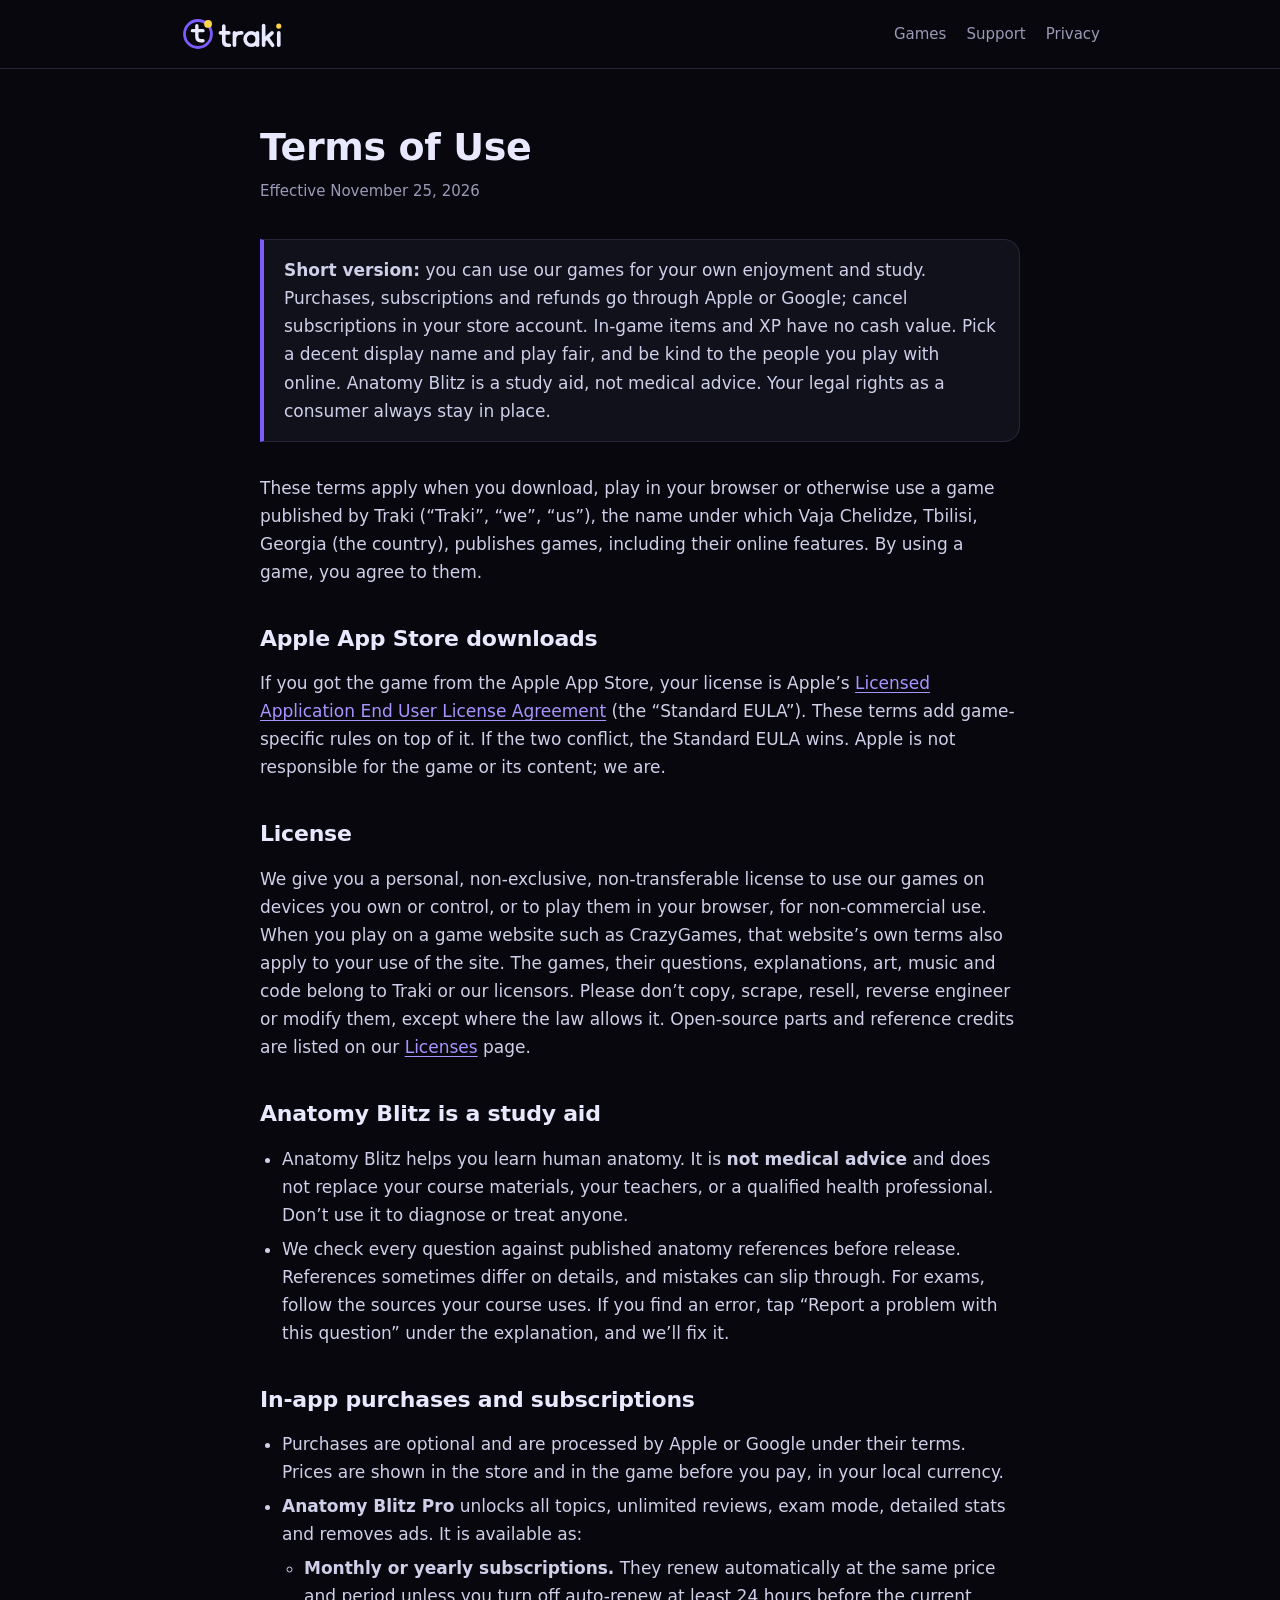
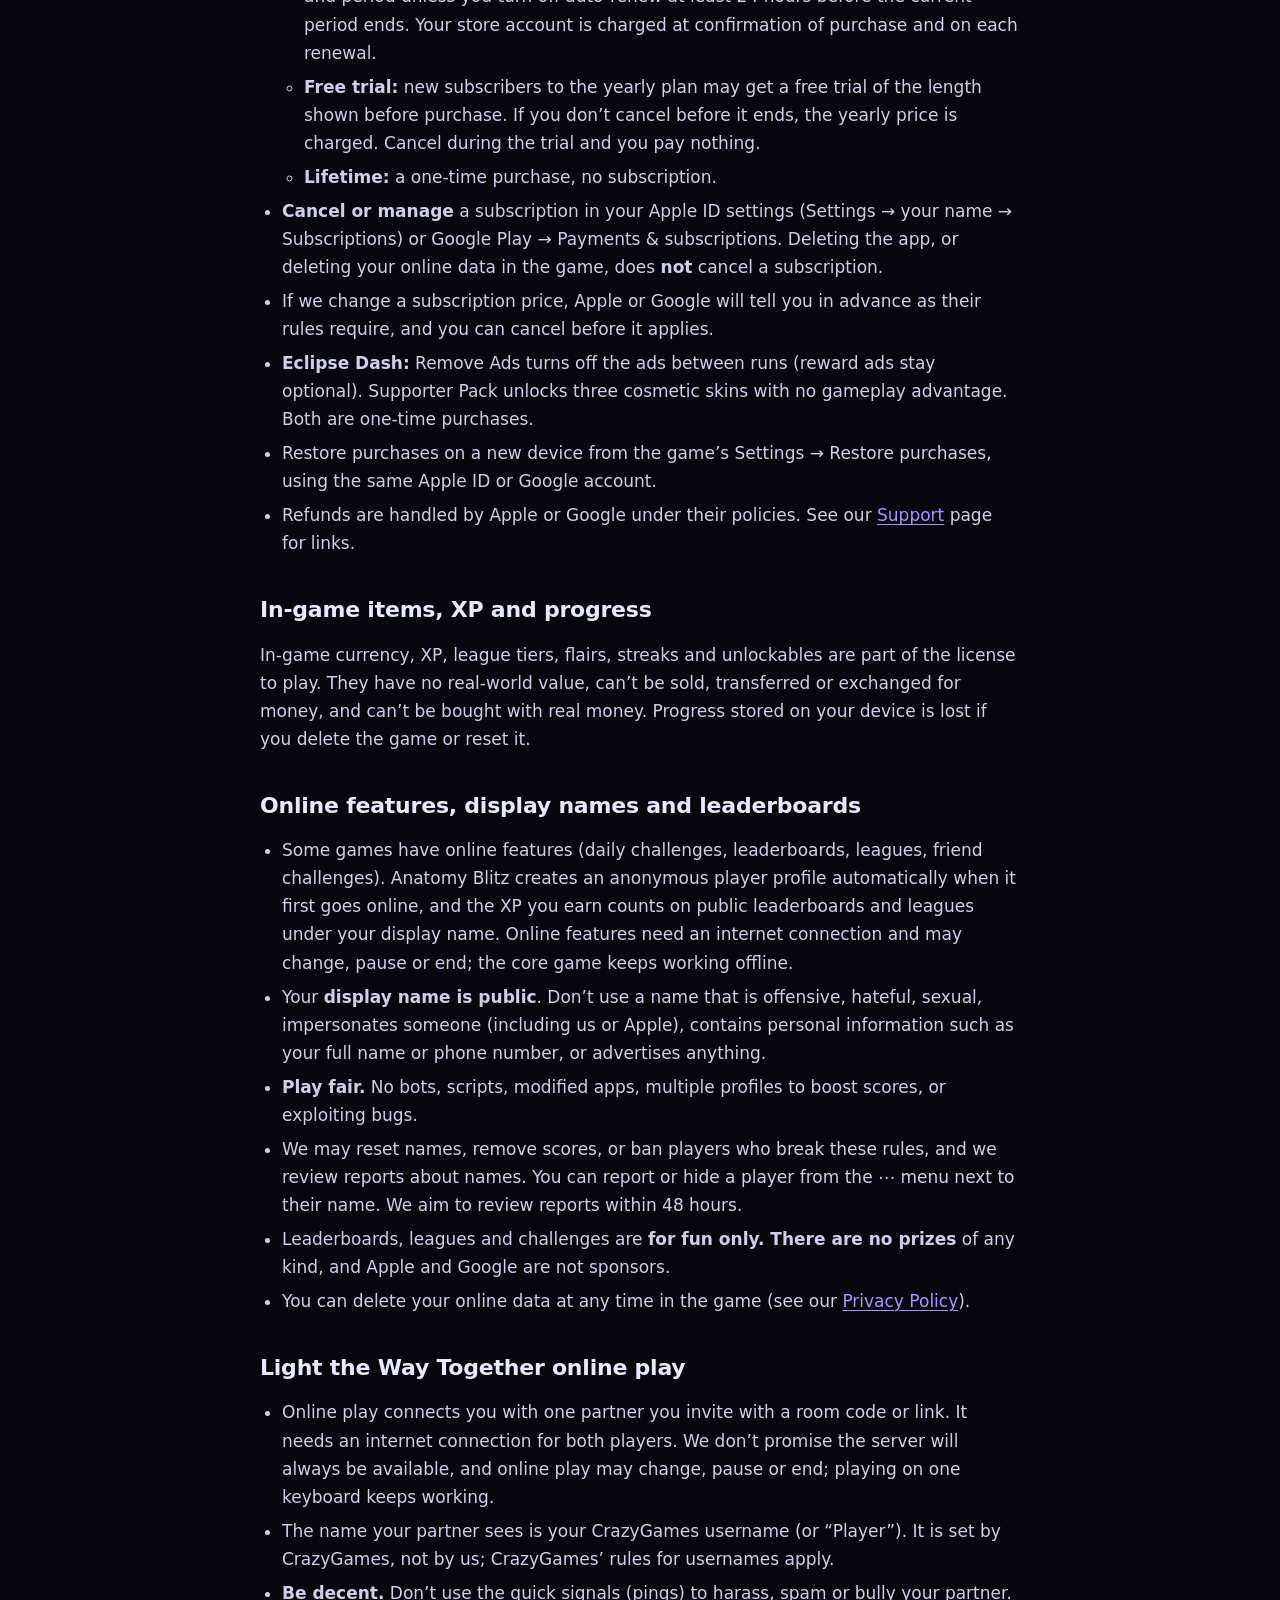
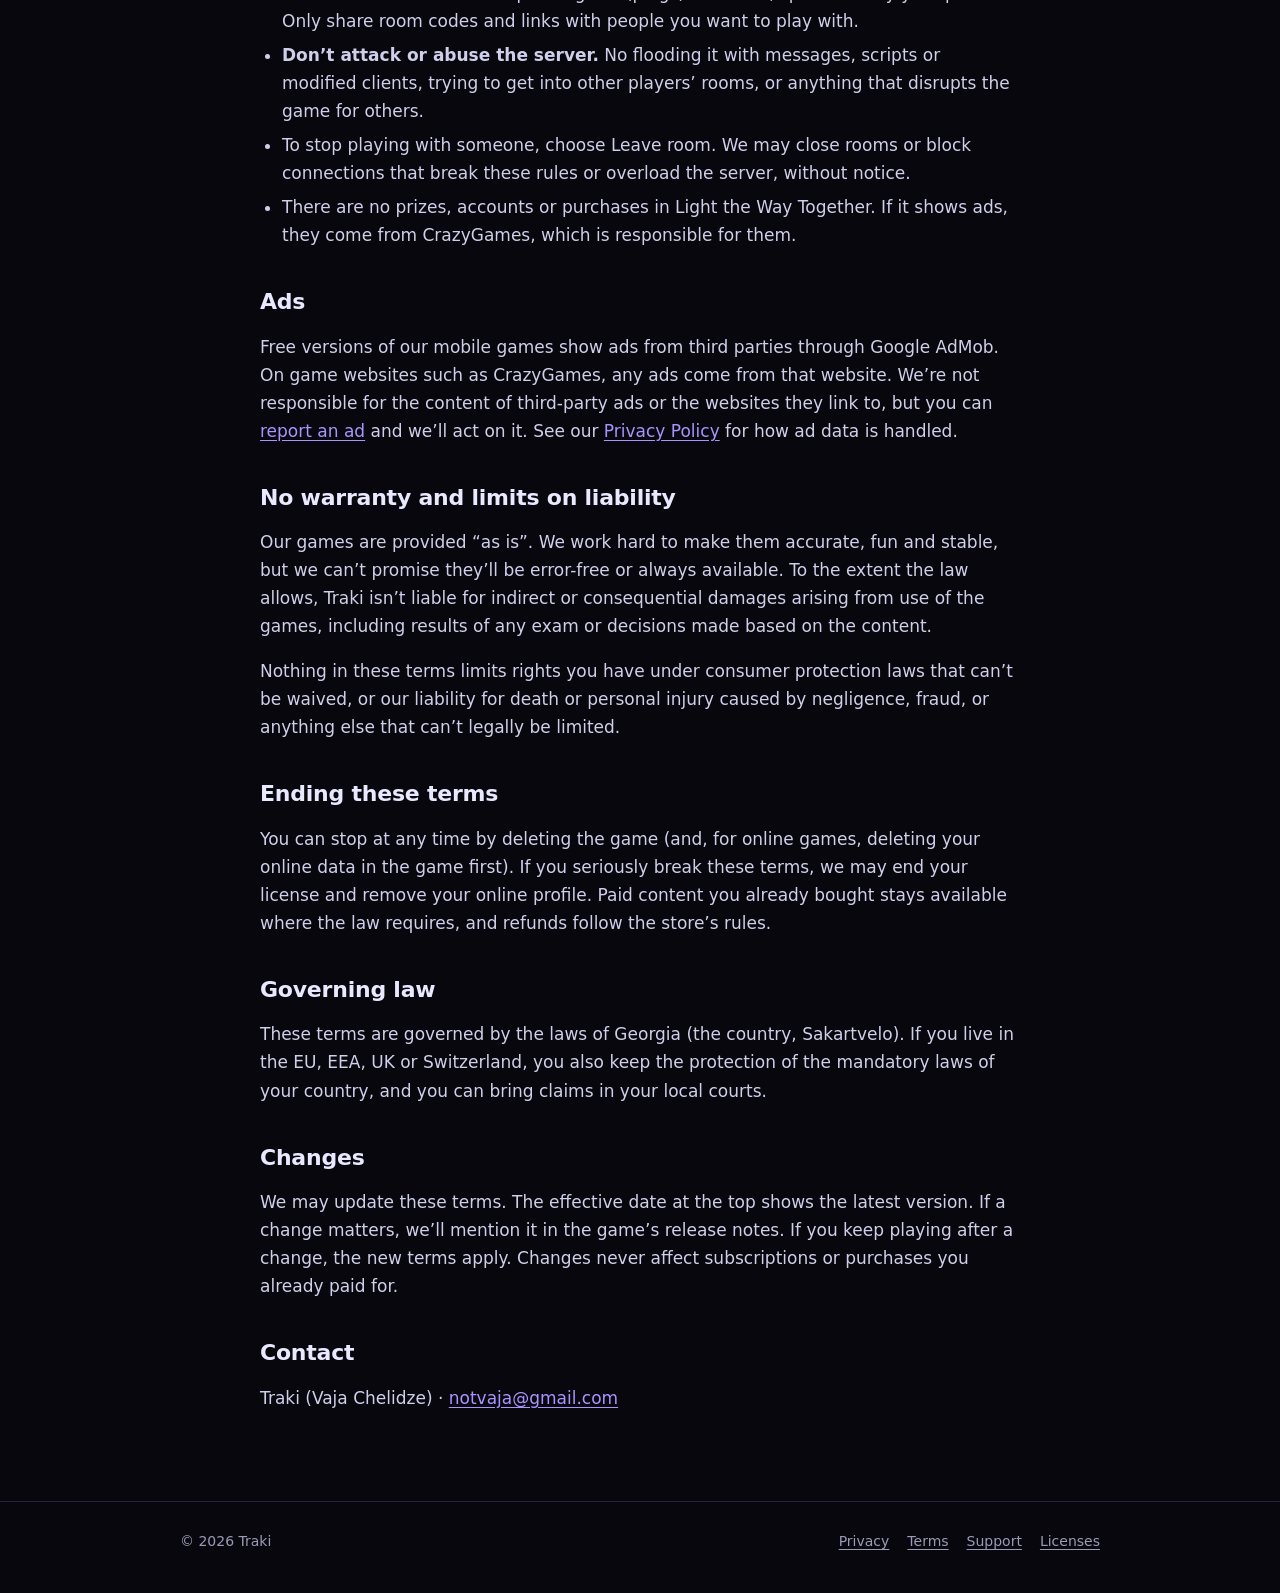
<file: terms.html>
<!doctype html>
<html lang="en">
<head>
  <meta charset="utf-8">
  <meta name="viewport" content="width=device-width, initial-scale=1">
  <title>Terms of Use — Traki</title>
  <meta name="description" content="Terms of use for Traki games.">
  <meta name="theme-color" content="#07070D">
  <link rel="icon" href="assets/favicon.svg" type="image/svg+xml">
  <link rel="apple-touch-icon" href="assets/apple-touch-icon.png">
  <link rel="stylesheet" href="assets/style.css">
</head>
<body>
  <header class="site-header">
    <div class="wrap">
      <a class="brand" href="./"><img src="assets/logo.svg" alt="Traki" width="113" height="36"></a>
      <nav class="nav">
        <a href="./#games">Games</a>
        <a href="support.html">Support</a>
        <a href="privacy.html">Privacy</a>
      </nav>
    </div>
  </header>

  <main class="wrap doc">
    <h1>Terms of Use</h1>
    <p class="meta">Effective November 25, 2026</p>

    <div class="callout">
      <p><strong>Short version:</strong> you can use our games for your own enjoyment and study. Purchases, subscriptions and refunds go through Apple or Google; cancel subscriptions in your store account. In-game items and XP have no cash value. Pick a decent display name and play fair, and be kind to the people you play with online. Anatomy Blitz is a study aid, not medical advice. Your legal rights as a consumer always stay in place.</p>
    </div>

    <p>These terms apply when you download, play in your browser or otherwise use a game published by Traki (“Traki”, “we”, “us”), the name under which Vaja Chelidze, Tbilisi, Georgia (the country), publishes games, including their online features. By using a game, you agree to them.</p>

    <h2>Apple App Store downloads</h2>
    <p>If you got the game from the Apple App Store, your license is Apple’s <a href="https://www.apple.com/legal/internet-services/itunes/dev/stdeula/">Licensed Application End User License Agreement</a> (the “Standard EULA”). These terms add game-specific rules on top of it. If the two conflict, the Standard EULA wins. Apple is not responsible for the game or its content; we are.</p>

    <h2>License</h2>
    <p>We give you a personal, non-exclusive, non-transferable license to use our games on devices you own or control, or to play them in your browser, for non-commercial use. When you play on a game website such as CrazyGames, that website’s own terms also apply to your use of the site. The games, their questions, explanations, art, music and code belong to Traki or our licensors. Please don’t copy, scrape, resell, reverse engineer or modify them, except where the law allows it. Open-source parts and reference credits are listed on our <a href="licenses.html">Licenses</a> page.</p>

    <h2 id="anatomy-blitz-education">Anatomy Blitz is a study aid</h2>
    <ul>
      <li>Anatomy Blitz helps you learn human anatomy. It is <strong>not medical advice</strong> and does not replace your course materials, your teachers, or a qualified health professional. Don’t use it to diagnose or treat anyone.</li>
      <li>We check every question against published anatomy references before release. References sometimes differ on details, and mistakes can slip through. For exams, follow the sources your course uses. If you find an error, tap “Report a problem with this question” under the explanation, and we’ll fix it.</li>
    </ul>

    <h2>In-app purchases and subscriptions</h2>
    <ul>
      <li>Purchases are optional and are processed by Apple or Google under their terms. Prices are shown in the store and in the game before you pay, in your local currency.</li>
      <li><strong>Anatomy Blitz Pro</strong> unlocks all topics, unlimited reviews, exam mode, detailed stats and removes ads. It is available as:
        <ul>
          <li><strong>Monthly or yearly subscriptions.</strong> They renew automatically at the same price and period unless you turn off auto-renew at least 24 hours before the current period ends. Your store account is charged at confirmation of purchase and on each renewal.</li>
          <li><strong>Free trial:</strong> new subscribers to the yearly plan may get a free trial of the length shown before purchase. If you don’t cancel before it ends, the yearly price is charged. Cancel during the trial and you pay nothing.</li>
          <li><strong>Lifetime:</strong> a one-time purchase, no subscription.</li>
        </ul>
      </li>
      <li><strong>Cancel or manage</strong> a subscription in your Apple ID settings (Settings → your name → Subscriptions) or Google Play → Payments &amp; subscriptions. Deleting the app, or deleting your online data in the game, does <strong>not</strong> cancel a subscription.</li>
      <li>If we change a subscription price, Apple or Google will tell you in advance as their rules require, and you can cancel before it applies.</li>
      <li><strong>Eclipse Dash:</strong> Remove Ads turns off the ads between runs (reward ads stay optional). Supporter Pack unlocks three cosmetic skins with no gameplay advantage. Both are one-time purchases.</li>
      <li>Restore purchases on a new device from the game’s Settings → Restore purchases, using the same Apple ID or Google account.</li>
      <li>Refunds are handled by Apple or Google under their policies. See our <a href="support.html">Support</a> page for links.</li>
    </ul>

    <h2>In-game items, XP and progress</h2>
    <p>In-game currency, XP, league tiers, flairs, streaks and unlockables are part of the license to play. They have no real-world value, can’t be sold, transferred or exchanged for money, and can’t be bought with real money. Progress stored on your device is lost if you delete the game or reset it.</p>

    <h2 id="online">Online features, display names and leaderboards</h2>
    <ul>
      <li>Some games have online features (daily challenges, leaderboards, leagues, friend challenges). Anatomy Blitz creates an anonymous player profile automatically when it first goes online, and the XP you earn counts on public leaderboards and leagues under your display name. Online features need an internet connection and may change, pause or end; the core game keeps working offline.</li>
      <li>Your <strong>display name is public</strong>. Don’t use a name that is offensive, hateful, sexual, impersonates someone (including us or Apple), contains personal information such as your full name or phone number, or advertises anything.</li>
      <li><strong>Play fair.</strong> No bots, scripts, modified apps, multiple profiles to boost scores, or exploiting bugs.</li>
      <li>We may reset names, remove scores, or ban players who break these rules, and we review reports about names. You can report or hide a player from the ⋯ menu next to their name. We aim to review reports within 48 hours.</li>
      <li>Leaderboards, leagues and challenges are <strong>for fun only. There are no prizes</strong> of any kind, and Apple and Google are not sponsors.</li>
      <li>You can delete your online data at any time in the game (see our <a href="privacy.html#your-choices">Privacy Policy</a>).</li>
    </ul>

    <h2 id="light-the-way-together">Light the Way Together online play</h2>
    <ul>
      <li>Online play connects you with one partner you invite with a room code or link. It needs an internet connection for both players. We don’t promise the server will always be available, and online play may change, pause or end; playing on one keyboard keeps working.</li>
      <li>The name your partner sees is your CrazyGames username (or “Player”). It is set by CrazyGames, not by us; CrazyGames’ rules for usernames apply.</li>
      <li><strong>Be decent.</strong> Don’t use the quick signals (pings) to harass, spam or bully your partner. Only share room codes and links with people you want to play with.</li>
      <li><strong>Don’t attack or abuse the server.</strong> No flooding it with messages, scripts or modified clients, trying to get into other players’ rooms, or anything that disrupts the game for others.</li>
      <li>To stop playing with someone, choose Leave room. We may close rooms or block connections that break these rules or overload the server, without notice.</li>
      <li>There are no prizes, accounts or purchases in Light the Way Together. If it shows ads, they come from CrazyGames, which is responsible for them.</li>
    </ul>

    <h2>Ads</h2>
    <p>Free versions of our mobile games show ads from third parties through Google AdMob. On game websites such as CrazyGames, any ads come from that website. We’re not responsible for the content of third-party ads or the websites they link to, but you can <a href="support.html#report-ad">report an ad</a> and we’ll act on it. See our <a href="privacy.html">Privacy Policy</a> for how ad data is handled.</p>

    <h2>No warranty and limits on liability</h2>
    <p>Our games are provided “as is”. We work hard to make them accurate, fun and stable, but we can’t promise they’ll be error-free or always available. To the extent the law allows, Traki isn’t liable for indirect or consequential damages arising from use of the games, including results of any exam or decisions made based on the content.</p>
    <p>Nothing in these terms limits rights you have under consumer protection laws that can’t be waived, or our liability for death or personal injury caused by negligence, fraud, or anything else that can’t legally be limited.</p>

    <h2>Ending these terms</h2>
    <p>You can stop at any time by deleting the game (and, for online games, deleting your online data in the game first). If you seriously break these terms, we may end your license and remove your online profile. Paid content you already bought stays available where the law requires, and refunds follow the store’s rules.</p>

    <h2>Governing law</h2>
    <p>These terms are governed by the laws of Georgia (the country, Sakartvelo). If you live in the EU, EEA, UK or Switzerland, you also keep the protection of the mandatory laws of your country, and you can bring claims in your local courts.</p>

    <h2>Changes</h2>
    <p>We may update these terms. The effective date at the top shows the latest version. If a change matters, we’ll mention it in the game’s release notes. If you keep playing after a change, the new terms apply. Changes never affect subscriptions or purchases you already paid for.</p>

    <h2>Contact</h2>
    <p>Traki (Vaja Chelidze) · <a href="mailto:notvaja@gmail.com">notvaja@gmail.com</a></p>
  </main>

  <footer class="site-footer">
    <div class="wrap">
      <span>© 2026 Traki</span>
      <nav>
        <a href="privacy.html">Privacy</a>
        <a href="terms.html" aria-current="page">Terms</a>
        <a href="support.html">Support</a>
        <a href="licenses.html">Licenses</a>
      </nav>
    </div>
  </footer>
</body>
</html>
</file>
<file: assets/style.css>
/* Traki studio site — Midnight arcade palette */
:root {
  --bg: #07070D;
  --surface: #11111C;
  --surface-2: #1A1A2A;
  --line: #26263A;
  --text: #E8E8FF;
  --muted: #9A9AB8;
  --violet: #7C5CFF;
  --violet-soft: #A994FF;
  --sun: #FFD447;
  --radius: 16px;
  --max: 960px;
  color-scheme: dark;
}

* { box-sizing: border-box; }
html { -webkit-text-size-adjust: 100%; }
body {
  margin: 0;
  background: var(--bg);
  color: var(--text);
  font: 17px/1.65 ui-rounded, "SF Pro Rounded", system-ui, -apple-system, "Segoe UI", Roboto, sans-serif;
}
a { color: var(--violet-soft); text-underline-offset: 3px; }
a:hover { color: var(--sun); }
img { max-width: 100%; height: auto; display: block; }

.wrap { max-width: var(--max); margin: 0 auto; padding: 0 20px; }

/* header */
.site-header { border-bottom: 1px solid var(--line); }
.site-header .wrap { display: flex; align-items: center; justify-content: space-between; gap: 16px; height: 68px; }
.brand img { height: 36px; width: auto; }
.nav { display: flex; gap: 20px; font-size: 15px; }
.nav a { color: var(--muted); text-decoration: none; }
.nav a:hover, .nav a[aria-current="page"] { color: var(--text); }

/* hero */
.hero { position: relative; overflow: hidden; padding: 88px 0 72px; text-align: center; }
.orbit {
  position: absolute; left: 50%; top: 0; width: min(640px, 130vw); aspect-ratio: 1;
  transform: translate(-50%, -58%); border: 2px solid rgba(124, 92, 255, .28); border-radius: 50%;
  pointer-events: none;
}
.hero img { width: min(420px, 80vw); margin: 0 auto 28px; position: relative; }
.hero p { color: var(--muted); font-size: 20px; margin: 0 auto; max-width: 30ch; position: relative; }

/* sections */
section { padding: 48px 0; }
h1, h2, h3 { line-height: 1.2; letter-spacing: -.01em; }
h2 { font-size: 28px; margin: 0 0 24px; }

.game {
  display: grid; grid-template-columns: 260px 1fr; gap: 32px; align-items: center;
  background: var(--surface); border: 1px solid var(--line); border-radius: 24px; padding: 28px;
}
.game + .game { margin-top: 24px; }
.game img { border-radius: 18px; border: 1px solid var(--line); }
.game h3 { font-size: 26px; margin: 0 0 8px; }
.game p { color: var(--muted); margin: 0 0 16px; }
.tag {
  display: inline-block; font-size: 13px; padding: 4px 12px; border-radius: 999px;
  background: rgba(255, 212, 71, .12); color: var(--sun); margin-bottom: 12px;
}
.links { display: flex; flex-wrap: wrap; gap: 16px; font-size: 15px; }

.about { color: var(--muted); max-width: 62ch; }

/* legal + support pages */
.doc { padding-top: 56px; padding-bottom: 72px; max-width: 800px; }
.doc h1 { font-size: 38px; margin: 0 0 8px; }
.doc .meta { color: var(--muted); margin: 0 0 36px; font-size: 15px; }
.doc h2 { font-size: 22px; margin: 40px 0 12px; }
.doc h3 { font-size: 18px; margin: 24px 0 8px; }
.doc p, .doc li { color: #CFCFEA; }
.doc ul { padding-left: 22px; }
.doc li { margin: 6px 0; }
.callout {
  background: var(--surface); border: 1px solid var(--line); border-left: 4px solid var(--violet);
  border-radius: 0 var(--radius) var(--radius) 0; padding: 16px 20px; margin: 0 0 32px;
}
.callout p { margin: 0; }
.table-wrap { overflow-x: auto; }
table { width: 100%; border-collapse: collapse; font-size: 15px; }
th, td { text-align: left; vertical-align: top; padding: 10px 12px; border-bottom: 1px solid var(--line); }
th { color: var(--text); font-weight: 600; }
td { color: #CFCFEA; }
.faq details {
  background: var(--surface); border: 1px solid var(--line); border-radius: var(--radius);
  padding: 14px 20px; margin: 0 0 12px;
}
.faq summary { cursor: pointer; font-weight: 600; }
.faq details p { margin: 10px 0 0; }
.mail {
  display: inline-block; background: var(--violet); color: #fff; text-decoration: none;
  padding: 12px 22px; border-radius: 999px; font-weight: 600;
}
.mail:hover { background: var(--sun); color: var(--bg); }

/* footer */
.site-footer { border-top: 1px solid var(--line); padding: 28px 0 40px; color: var(--muted); font-size: 14px; }
.site-footer .wrap { display: flex; flex-wrap: wrap; justify-content: space-between; gap: 12px; }
.site-footer nav { display: flex; gap: 18px; }
.site-footer a { color: var(--muted); }

@media (max-width: 640px) {
  .nav { gap: 14px; font-size: 14px; }
  .brand img { height: 30px; }
  .hero { padding: 64px 0 48px; }
  .game { grid-template-columns: 1fr; padding: 20px; }
  .game img { max-width: 280px; width: 100%; margin: 0 auto; }
  .doc h1 { font-size: 30px; }
}

/* Licenses page */
pre.license { white-space: pre-wrap; word-break: break-word; font-size: 13px; line-height: 1.5; background: var(--surface); border: 1px solid var(--line); border-radius: 12px; padding: 14px; max-height: 320px; overflow: auto; color: var(--muted); }
</file>
